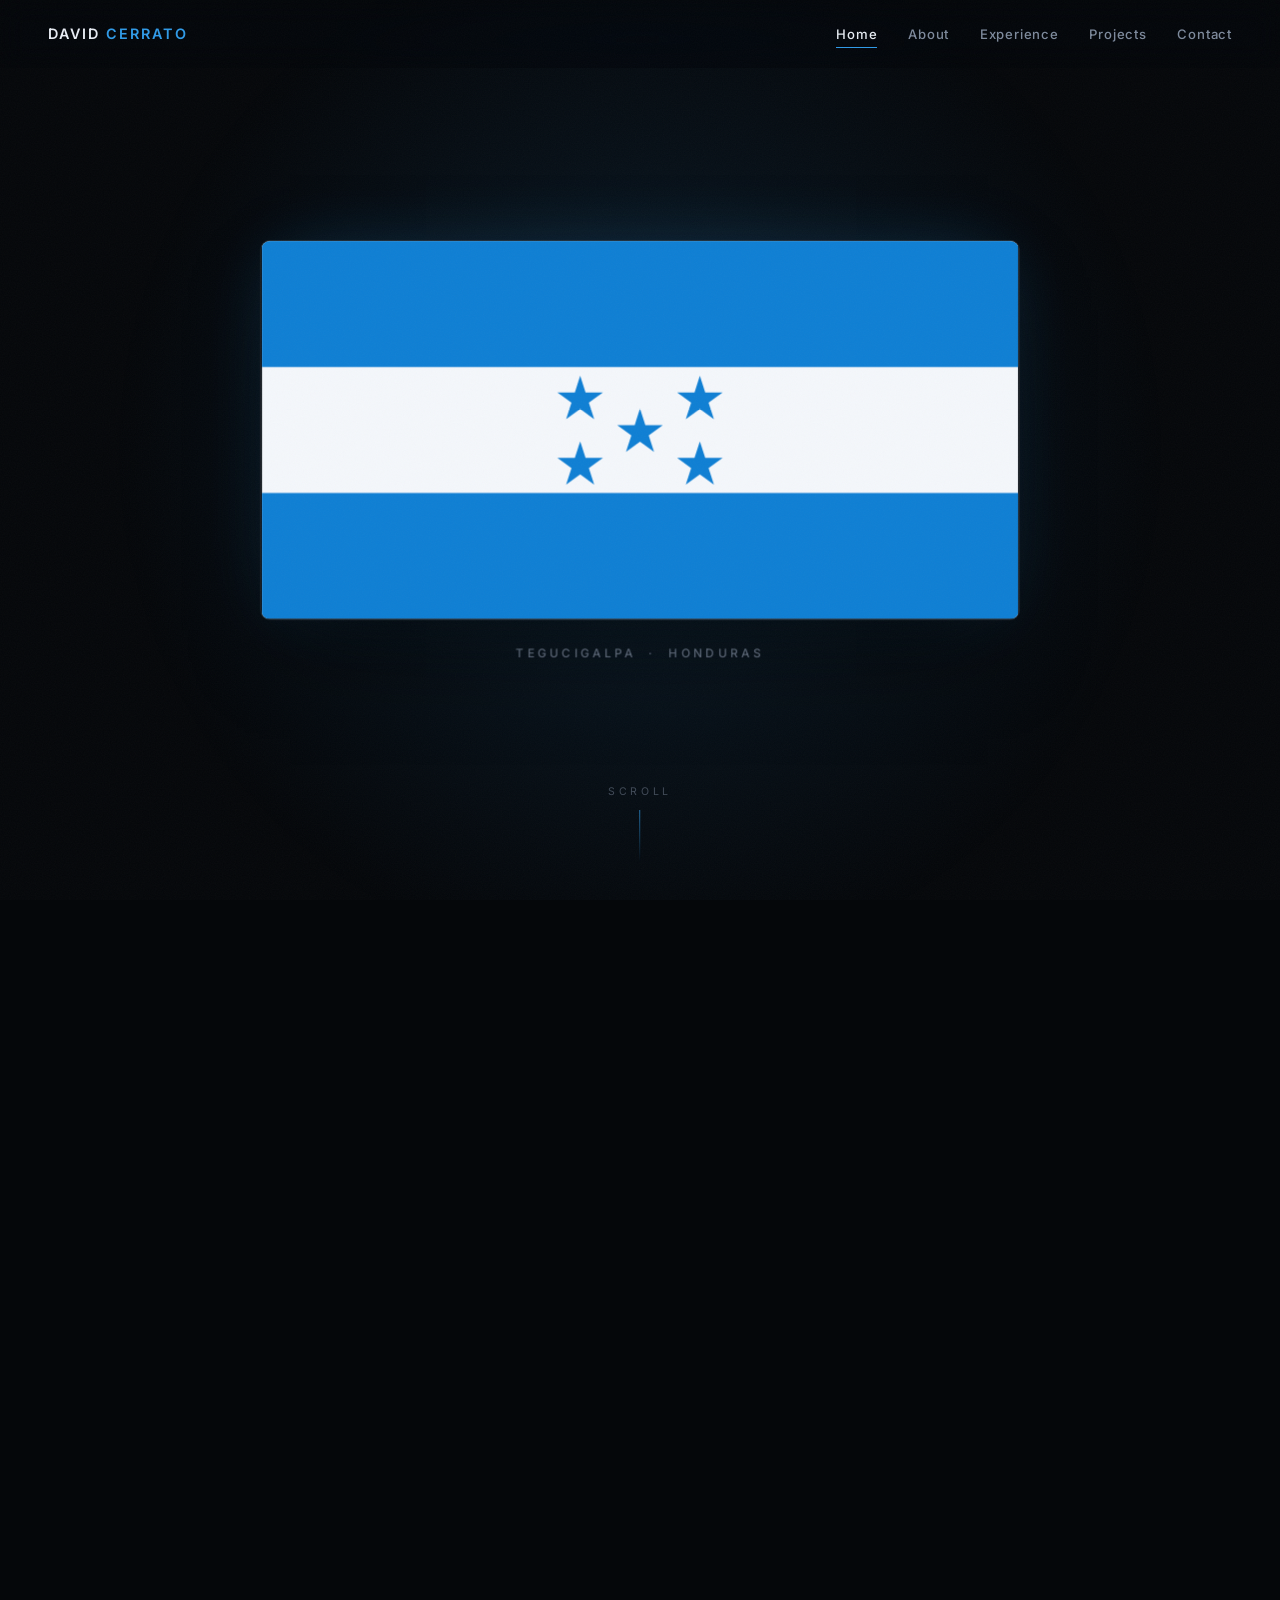
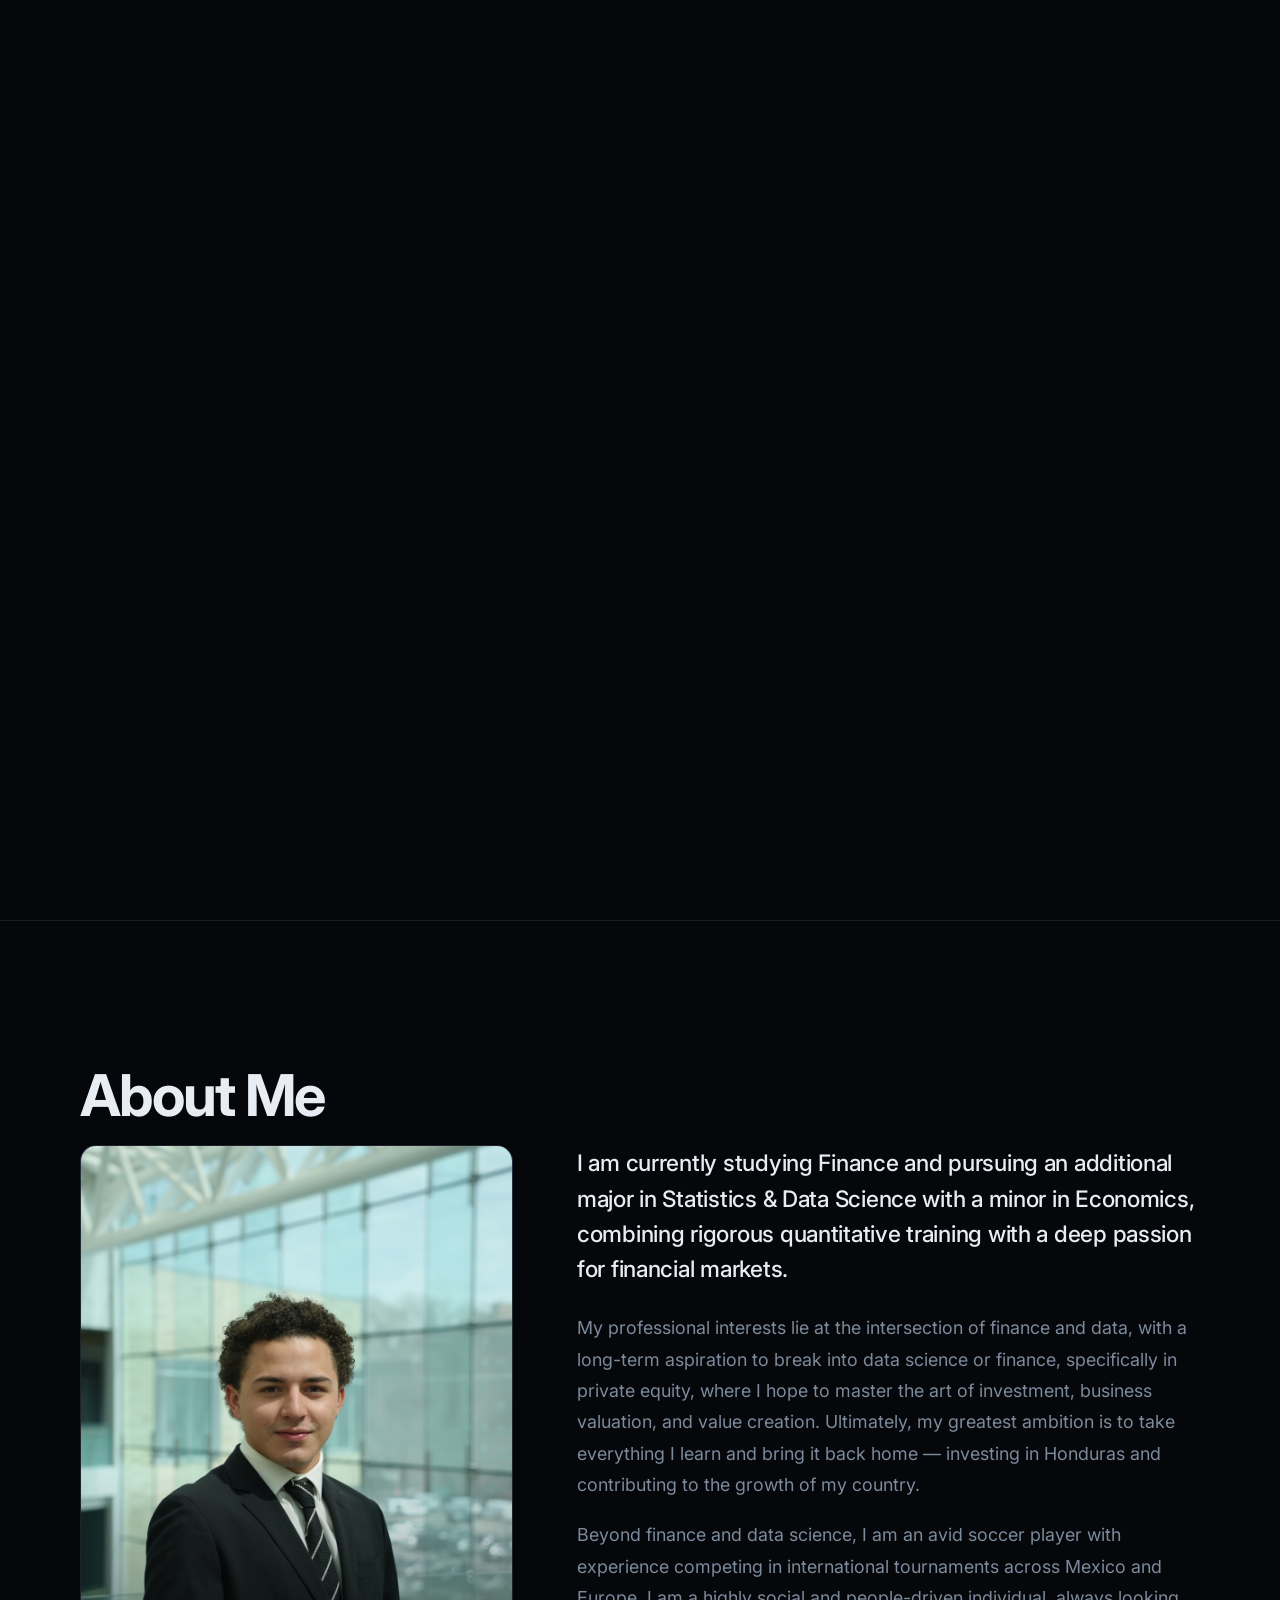
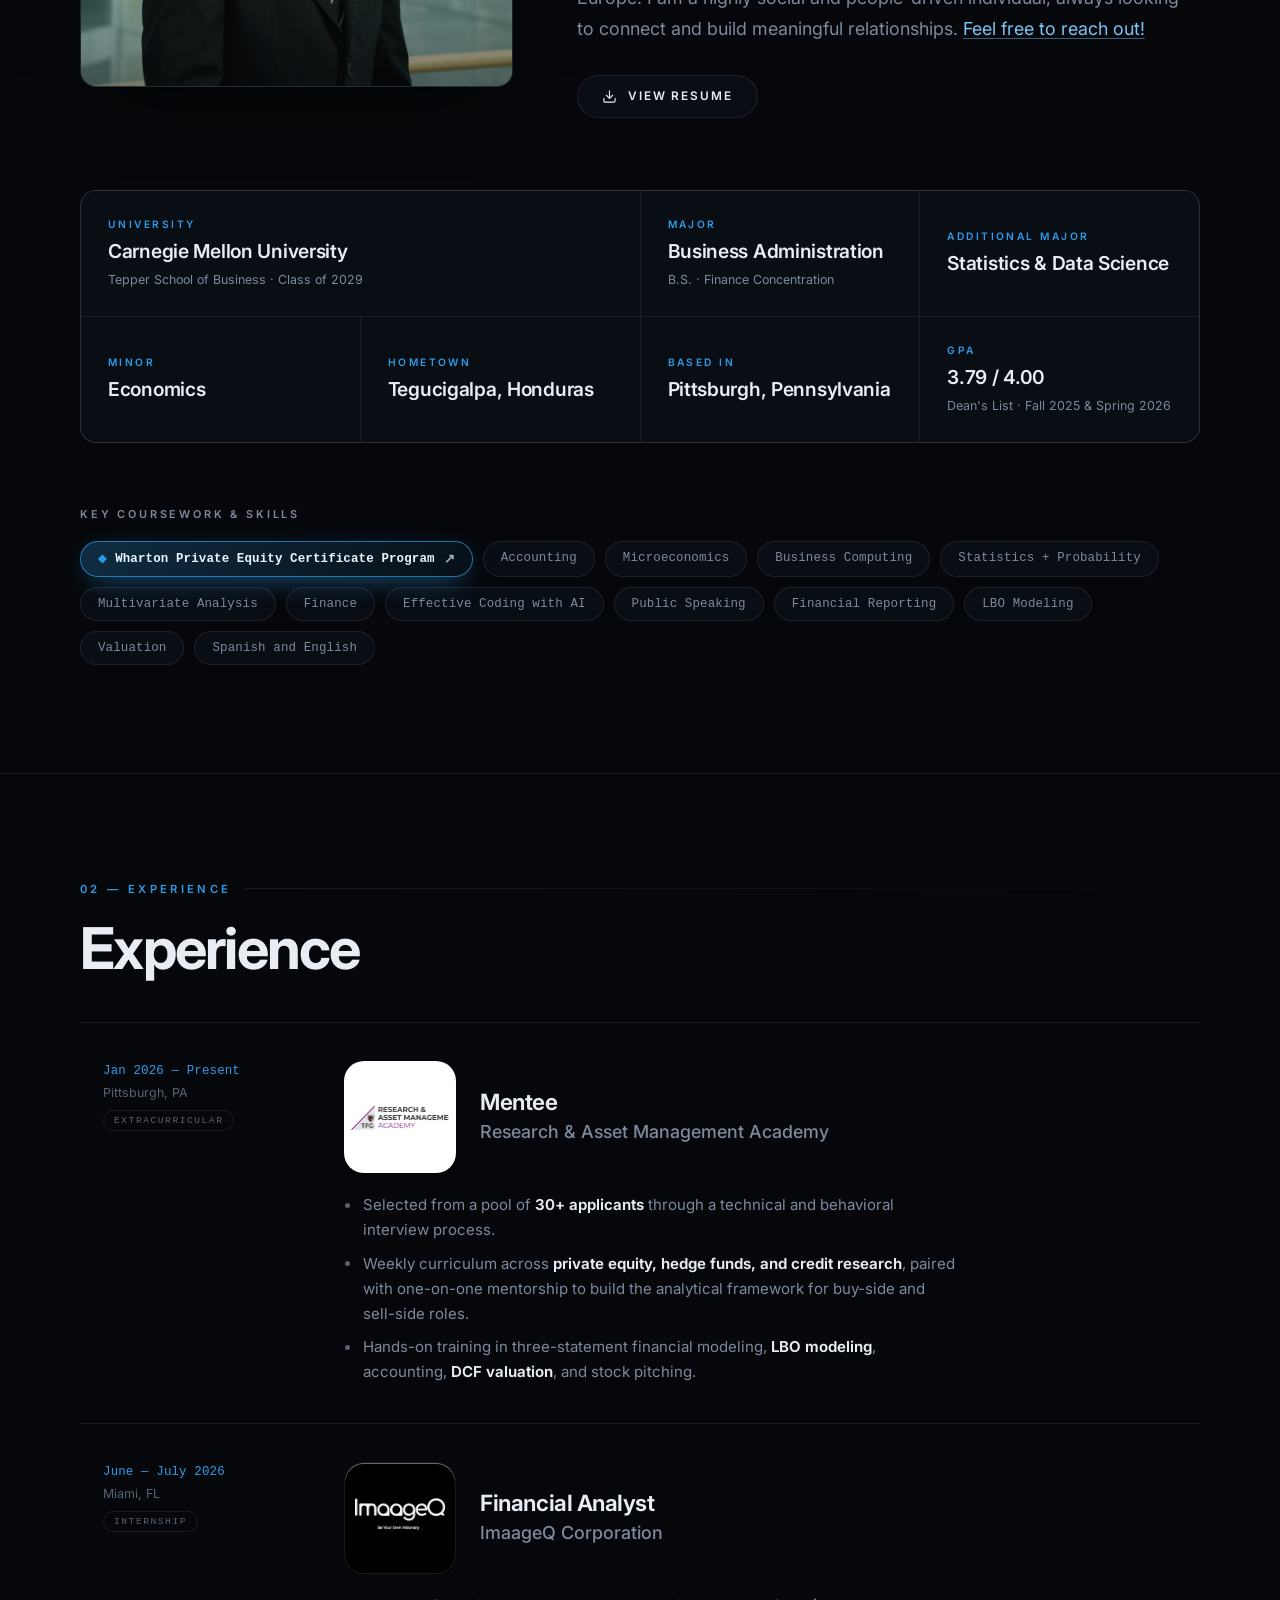
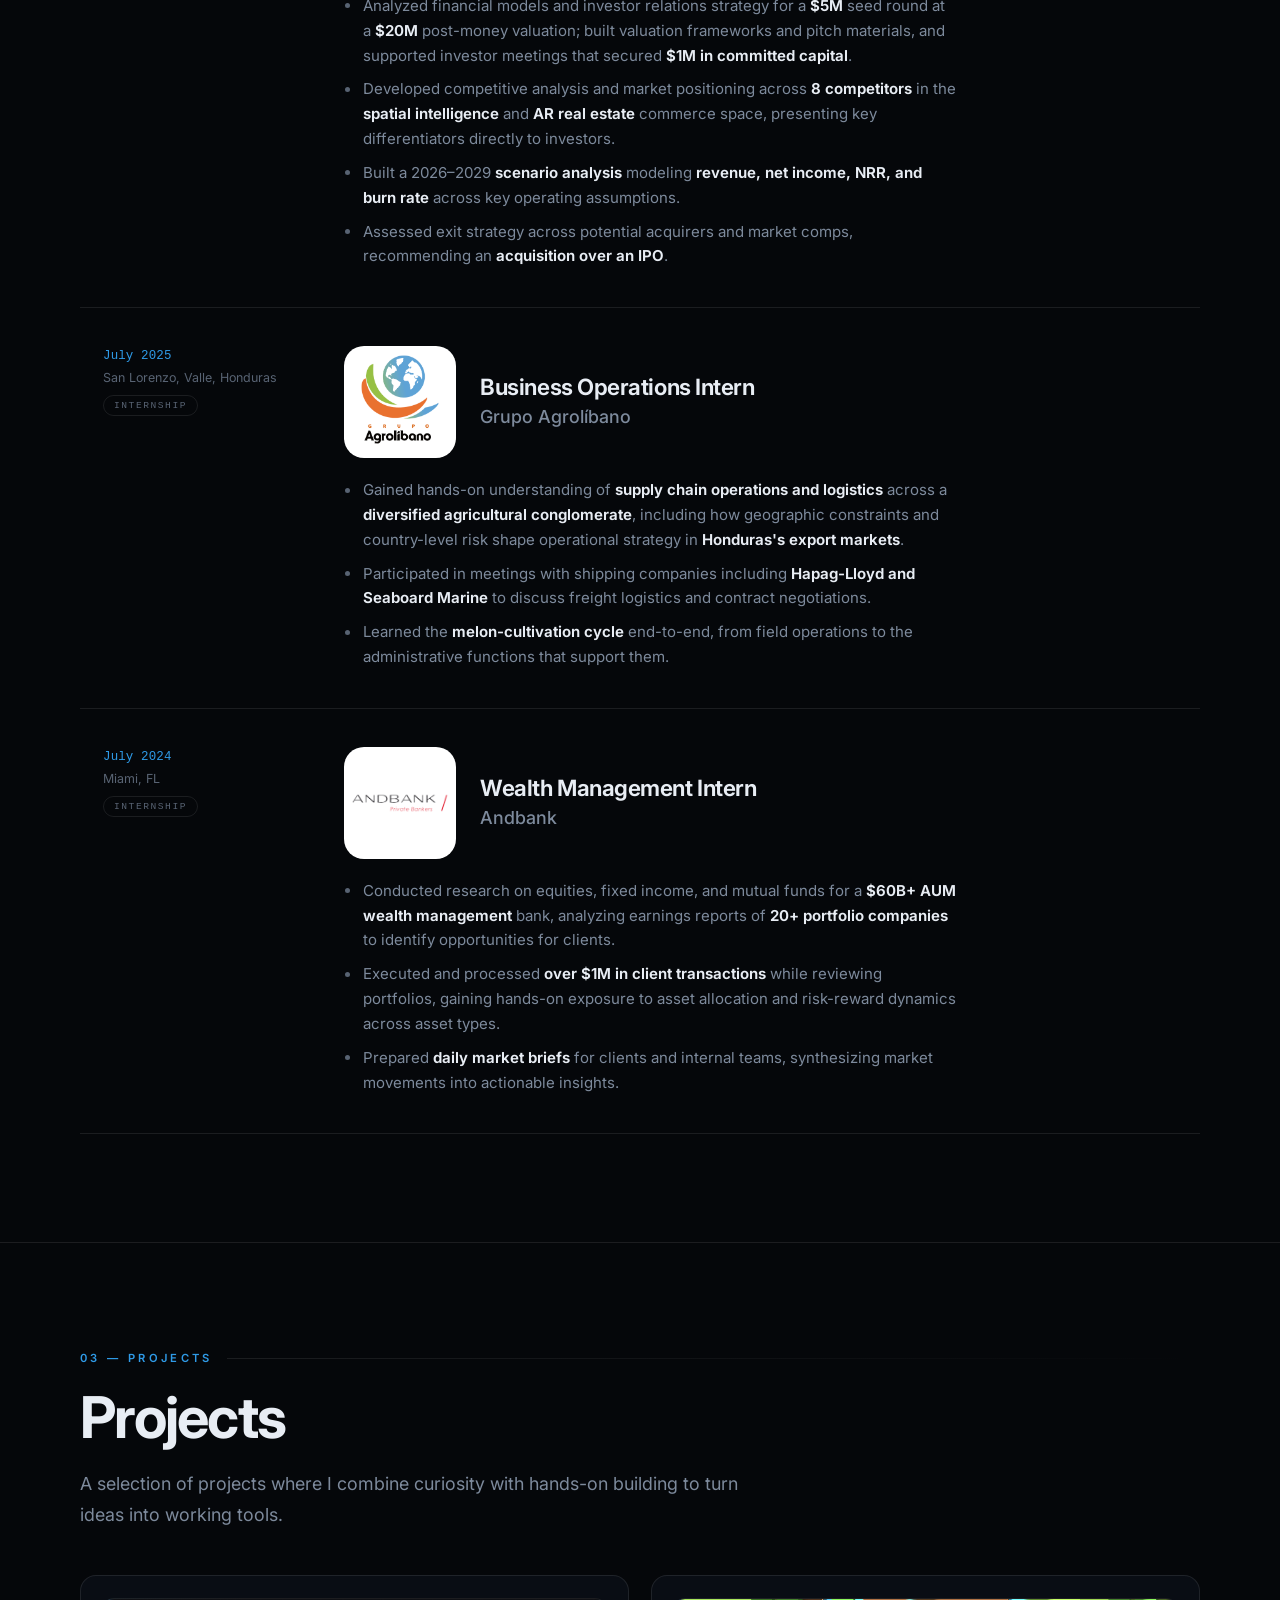
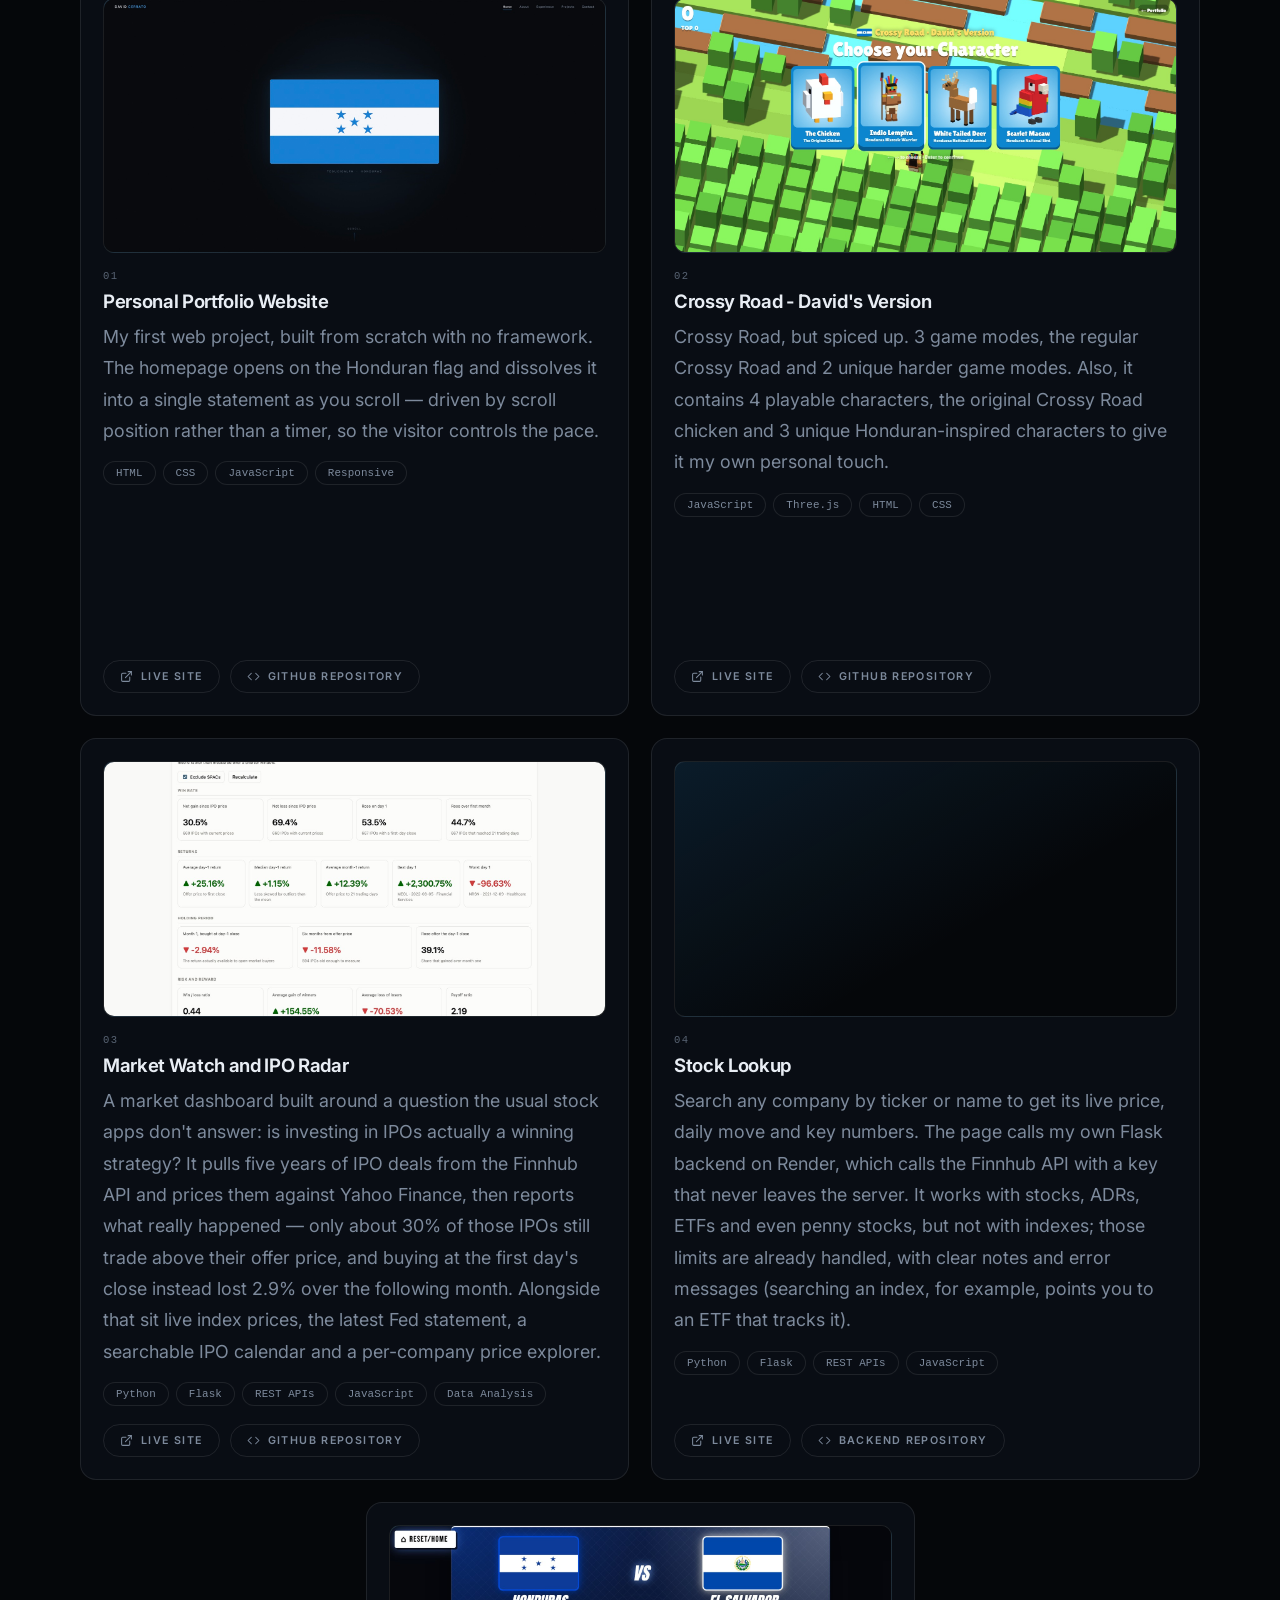
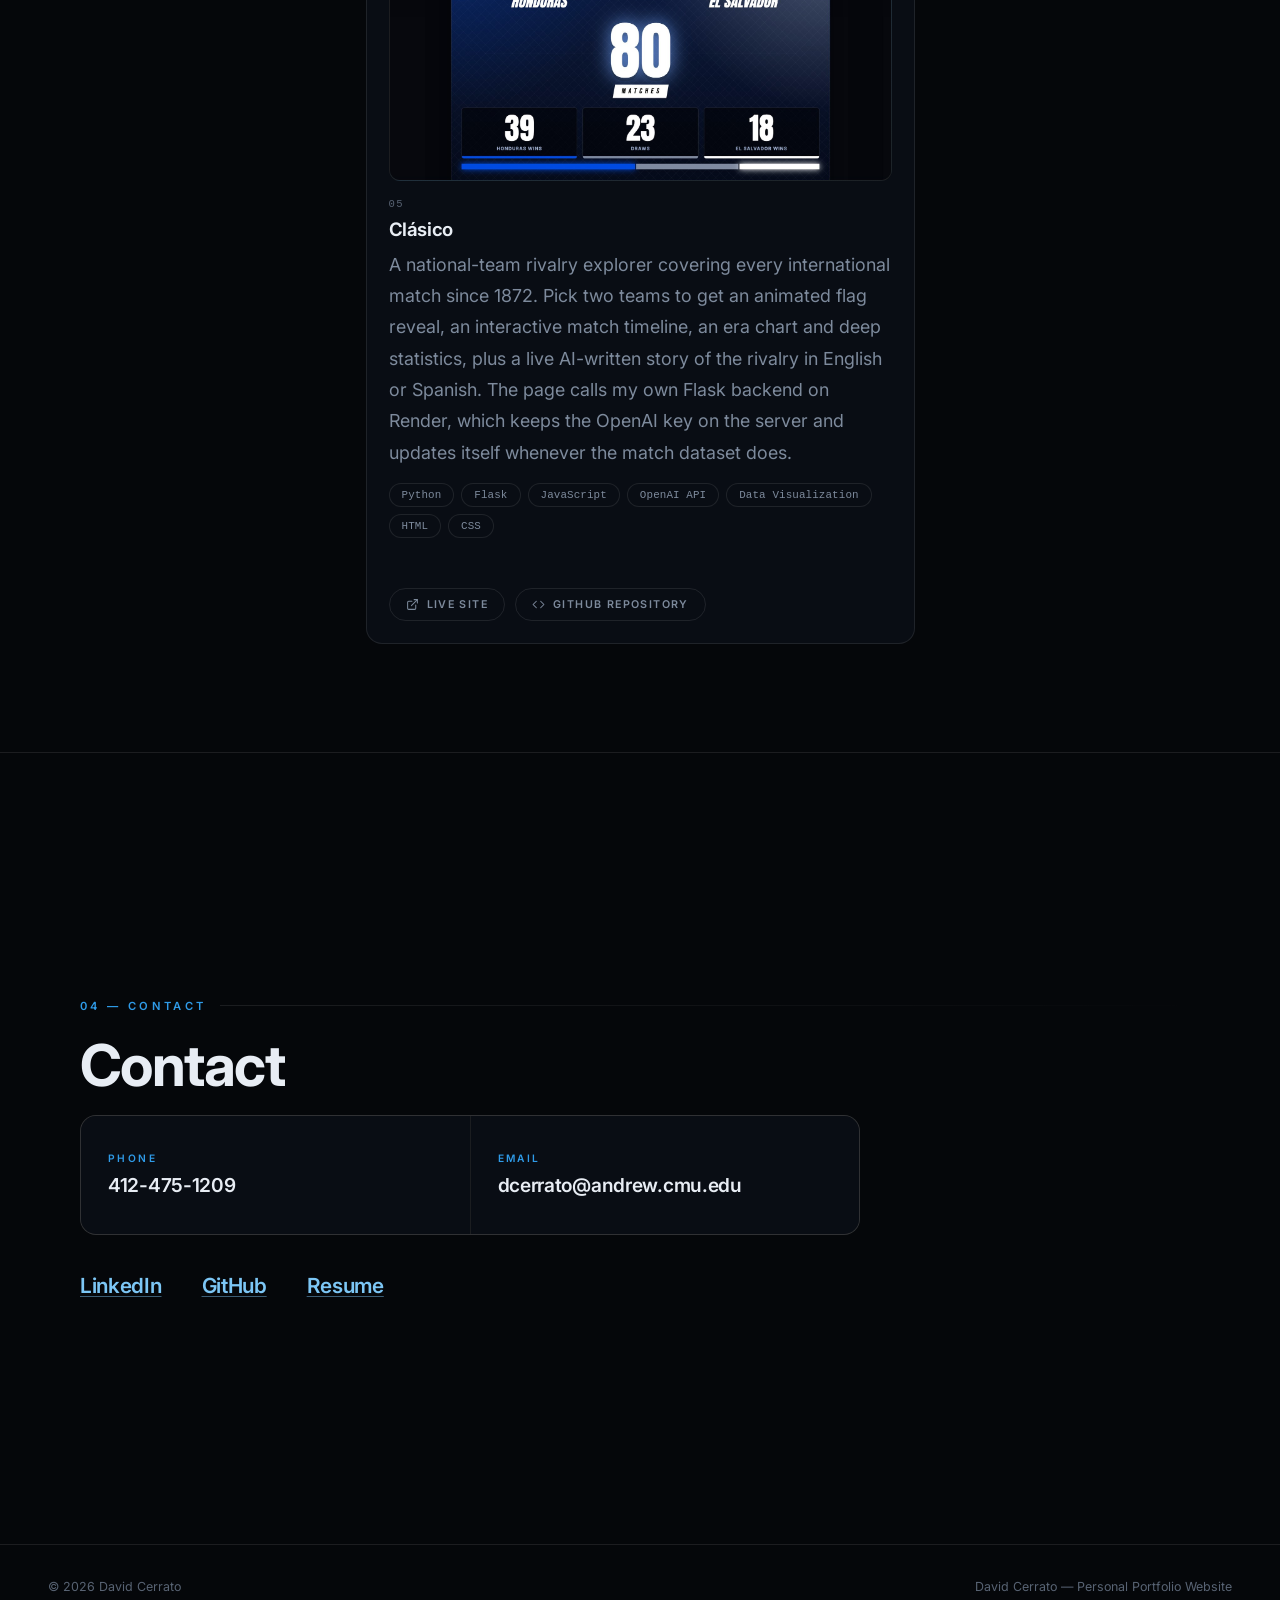
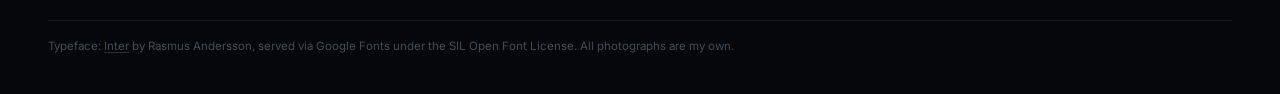
<file: index.html>
<!DOCTYPE html>
<html lang="en">
<head>
<meta charset="UTF-8">

<!--
  David Cerrato — Personal Portfolio Website

  ============================================================
  AI USAGE — HOW THIS SITE WAS BUILT
  ============================================================

  I built this site using Claude Code as an assistant. My workflow
  was consistent throughout, and it worked like this:

  1. I decided what I wanted first, in my own words. Before any code
     was written I described the idea — the structure of a section,
     how an interaction should feel, what the page should say — and
     only then asked Claude assist build it.

  2. I worked section by section rather than generating the whole
     site at once. Home, then About, then Experience, then Projects,
     then Contact. Each section was finished and reviewed before I
     moved to the next one, so I always knew what had just changed.

  3. I spent extra time on the interactive features. The homepage
     flag sequence in particular went through several versions — I
     rejected the first one outright and kept redirecting until the
     interaction behaved the way I had pictured it.

  4. I supplied all of my own content. Every link, document and piece
     of contact information on this page — my resume, my Wharton
     certificate, my LinkedIn, my GitHub, my email and phone — was
     sent by me for Claude to wire in. None of it was hallucinated.

  5. I reviewed and manually approved every single change. Claude
     never edited this file on its own; each edit was shown to me
     first and I accepted, corrected or rejected it. Several were
     rejected and redone, and I corrected factual errors myself.

  The comments through the rest of the file note where AI was used on
  each specific part. The full conversation is in prompt-log.md.
-->
<meta name="viewport" content="width=device-width, initial-scale=1.0">
<meta name="description" content="David Cerrato — Finance and Statistics &amp; Data Science student at Carnegie Mellon's Tepper School of Business, from Tegucigalpa, Honduras.">
<title>David Cerrato — Portfolio</title>

<link rel="preconnect" href="https://fonts.googleapis.com">
<link rel="preconnect" href="https://fonts.gstatic.com" crossorigin>
<link href="https://fonts.googleapis.com/css2?family=Inter:wght@300;400;500;600;700;800&display=swap" rel="stylesheet">

<style>
/* ============================================================
   STYLESHEET CONTENTS

    1. Design tokens        colours, spacing, easing
    2. Navigation           fixed glass bar
    3. Hero                 scroll-driven flag sequence
    4. Content sections     shared shell, headings, footer
    5. Reveal-on-scroll     shared fade-up utility
    6. About                portrait, bio, fact grid, skills
    7. Experience           timeline
    8. Projects             card grid
    9. Contact              details and links
   10. Responsive           breakpoints at 820px and 560px
   11. Accessibility        reduced-motion fallback
   ============================================================ */

/* ============================================================
   1. DESIGN TOKENS
   One place to change the whole look. Palette is black / grey /
   dark navy, with the Honduran flag blue as the single accent.
   ============================================================ */
:root{
  --ink:        #05070a;   /* page background, near-black        */
  --ink-2:      #090d14;   /* slightly lifted panel background   */
  --line:       rgba(255,255,255,.09);
  --text:       #e8edf4;
  --muted:      #7d8a9c;
  --muted-dim:  #586373;
  --accent:     #2f9be8;   /* Honduran blue, tuned for dark bg   */
  --accent-soft:#7cc6f5;

  --nav-h: 68px;
  --shell: 1120px;

  --ease: cubic-bezier(.22,.61,.36,1);

  /* System monospace — costs nothing to load and gives the skill
     pills a technical feel that sets them apart from body copy. */
  --mono: ui-monospace, SFMono-Regular, "SF Mono", Menlo, Consolas, monospace;
}

*{ margin:0; padding:0; box-sizing:border-box; }

html{ scroll-behavior:smooth; }

body{
  font-family:'Inter', -apple-system, BlinkMacSystemFont, 'Segoe UI', sans-serif;
  background:var(--ink);
  color:var(--text);
  overflow-x:hidden;
  -webkit-font-smoothing:antialiased;
}

/* Film grain — kills the flat "default webpage" feel.
   Inline SVG noise, so there is no external image to load. */
body::after{
  content:'';
  position:fixed; inset:0;
  pointer-events:none; z-index:9999;
  opacity:.035;
  background-image:url("data:image/svg+xml,%3Csvg xmlns='http://www.w3.org/2000/svg' width='180' height='180'%3E%3Cfilter id='n'%3E%3CfeTurbulence type='fractalNoise' baseFrequency='.85' numOctaves='4'/%3E%3C/filter%3E%3Crect width='180' height='180' filter='url(%23n)'/%3E%3C/svg%3E");
}

/* ============================================================
   2. NAVIGATION — glass bar, always stuck to the top
   ============================================================ */
nav{
  position:fixed; top:0; left:0; right:0;
  height:var(--nav-h);
  display:flex; align-items:center; justify-content:space-between;
  padding:0 clamp(20px, 5vw, 48px);
  z-index:1000;
  background:rgba(5,7,10,.55);
  backdrop-filter:blur(14px) saturate(160%);
  -webkit-backdrop-filter:blur(14px) saturate(160%);
  border-bottom:1px solid transparent;
  transition:background .35s var(--ease), border-color .35s var(--ease);
}
nav.is-scrolled{
  background:rgba(5,7,10,.82);
  border-bottom-color:var(--line);
}

.brand{
  font-size:.9rem; font-weight:600; letter-spacing:.14em;
  text-transform:uppercase; color:var(--text);
  text-decoration:none; white-space:nowrap;
}
.brand span{ color:var(--accent); }

.nav-links{
  display:flex; gap:clamp(14px, 2.4vw, 34px);
  align-items:center;
}
.nav-links a{
  position:relative;
  font-size:.82rem; font-weight:500; letter-spacing:.06em;
  color:var(--muted); text-decoration:none;
  padding:6px 0;
  transition:color .25s var(--ease);
  white-space:nowrap;
}
.nav-links a:hover{ color:var(--text); }

/* Underline that grows from the left on hover / when active */
.nav-links a::after{
  content:''; position:absolute; left:0; bottom:0;
  height:1px; width:100%;
  background:var(--accent);
  transform:scaleX(0); transform-origin:left;
  transition:transform .35s var(--ease);
}
.nav-links a:hover::after,
.nav-links a.active::after{ transform:scaleX(1); }
.nav-links a.active{ color:var(--text); }

/* ============================================================
   3. HERO — the scroll-driven sequence
   #home is deliberately TALL. Inside it, .stage is sticky and
   fills the screen, so the flag stays pinned in place while the
   page scrolls "through" it. JS turns that scroll distance into
   a 0 -> 1 progress value and hands it to the CSS variables
   below. Nothing moves on a timer; the visitor drives it.
   ============================================================ */
#home{
  height:280vh;              /* scroll runway for the sequence */
  position:relative;
}

.stage{
  position:sticky; top:0;
  height:100vh;
  display:grid; place-items:center;
  overflow:hidden;

  /* Values written by JS each frame */
  --flag-o:1; --flag-s:1; --flag-f:none;
  --l0:0; --l1:0; --l2:0;
  --hint:1;
}

/* Ambient glow behind the flag */
.stage::before{
  content:''; position:absolute;
  width:min(1100px, 130vw); aspect-ratio:1;
  background:radial-gradient(circle,
    rgba(47,155,232,.16) 0%,
    rgba(47,155,232,.06) 38%,
    transparent 68%);
  opacity:calc(.45 + var(--flag-o) * .55);
  pointer-events:none;
}

.stage-inner{
  position:relative;
  width:100%;
  display:grid; place-items:center;
  grid-template-areas:"layer";   /* flag + statement share one cell */
}
.stage-inner > *{ grid-area:layer; }

/* ---------- The flag ---------- */
.flag-wrap{
  opacity:var(--flag-o);
  /* translateZ(0) promotes this to its own compositor layer, so the
     browser can re-blend it each frame without repainting the page. */
  transform:scale(var(--flag-s)) translateZ(0);
  /* Set as a whole value rather than blur(var(--x)) so JS can switch it
     to `none` when the flag is at rest — a filter layer costs GPU time
     even at blur(0), and that was a big part of the stutter. */
  filter:var(--flag-f, none);
  will-change:opacity, transform, filter;
}

/* Separate element for the one-time entrance, so the load-in
   animation and the scroll-driven fade never fight each other.
   Nested opacity multiplies, which is exactly what we want. */
.flag-inner{
  animation:flagIn 1.1s var(--ease) both;
}
@keyframes flagIn{
  from{ opacity:0; transform:translateY(26px) scale(.97); }
  to  { opacity:1; transform:none; }
}

.flag{
  width:min(74vw, 760px);
  aspect-ratio:2 / 1;
  border-radius:10px;
  overflow:hidden;
  border:1px solid rgba(255,255,255,.10);
  box-shadow:
    0 40px 90px -30px rgba(0,0,0,.9),
    0 0 70px -20px rgba(47,155,232,.30);
}
.flag svg{ display:block; width:100%; height:100%; }

.flag-caption{
  margin-top:26px;
  text-align:center;
  font-size:.74rem; font-weight:500;
  letter-spacing:.28em; text-transform:uppercase;
  color:var(--muted-dim);
}

/* ---------- The statement ---------- */
.statement{
  max-width:min(92vw, 940px);
  text-align:center;
  pointer-events:none;
}
/* Every line animates identically; only its progress source differs.
   The shared rule reads --p, and each nth-child below simply points
   --p at that line's own variable. Defining the motion once means the
   three lines can never drift out of sync. */
.statement .line{
  display:block;
  font-size:clamp(1.5rem, 4.4vw, 3.25rem);
  font-weight:600;
  line-height:1.22;
  letter-spacing:-.022em;
  color:var(--text);
  will-change:opacity, transform;

  opacity:var(--p, 0);
  transform:translateY(calc((1 - var(--p, 0)) * 26px))
            scale(calc(.982 + var(--p, 0) * .018))
            translateZ(0);
}
.statement .line:nth-child(1){ --p:var(--l0); }
.statement .line:nth-child(2){ --p:var(--l1); }
.statement .line:nth-child(3){
  --p:var(--l2);
  margin-top:.42em;
  color:var(--accent);
  font-weight:700;
}
.statement em{
  font-style:normal;
  color:var(--accent-soft);
  font-weight:700;
}

/* ---------- Scroll hint ---------- */
.scroll-hint{
  position:absolute; bottom:38px; left:50%;
  transform:translateX(-50%);
  display:flex; flex-direction:column; align-items:center; gap:12px;
  opacity:var(--hint);
  transition:opacity .2s linear;
  pointer-events:none;
}
.scroll-label{
  font-size:.66rem; letter-spacing:.34em; text-transform:uppercase;
  color:var(--muted-dim);
}
.scroll-line{
  display:block; width:1px; height:52px;
  background:linear-gradient(to bottom, var(--accent), transparent);
  transform-origin:top;
  animation:hintPulse 2.1s ease-in-out infinite;
}
@keyframes hintPulse{
  0%,100%{ transform:scaleY(.35); opacity:.4; }
  50%    { transform:scaleY(1);   opacity:1;  }
}

/* ============================================================
   4. CONTENT SECTIONS — shared shell, heading and eyebrow styles
   ============================================================ */
.section{
  min-height:88vh;
  padding:clamp(80px, 12vh, 140px) clamp(20px, 5vw, 48px);
  scroll-margin-top:var(--nav-h);
  border-top:1px solid var(--line);
  background:var(--ink);
  display:flex; align-items:center;
}
.shell{ width:100%; max-width:var(--shell); margin:0 auto; }

.eyebrow{
  display:flex; align-items:center; gap:14px;
  font-size:.7rem; font-weight:600;
  letter-spacing:.3em; text-transform:uppercase;
  color:var(--accent);
  margin-bottom:22px;
}
.eyebrow::after{
  content:''; flex:1; height:1px;
  background:linear-gradient(to right, var(--line), transparent);
}

.section h2{
  font-size:clamp(2rem, 5.5vw, 3.6rem);
  font-weight:700; letter-spacing:-.03em;
  line-height:1.05;
  margin-bottom:20px;
}
.section p{
  font-size:clamp(1rem, 1.5vw, 1.12rem);
  line-height:1.75;
  color:var(--muted);
  max-width:62ch;
}

footer{
  padding:34px clamp(20px,5vw,48px);
  border-top:1px solid var(--line);
  font-size:.78rem; color:var(--muted-dim);
  display:flex; flex-wrap:wrap; gap:10px;
  justify-content:space-between;
}

/* Source credit. flex-basis:100% forces it onto its own line
   beneath the two items above. */
footer .credit{
  flex-basis:100%;
  margin-top:16px;
  padding-top:16px;
  border-top:1px solid var(--line);
  font-size:.72rem;
  line-height:1.65;
  opacity:.75;
}
footer .credit a{
  color:inherit;
  text-decoration:underline;
  text-decoration-color:rgba(255,255,255,.2);
  text-underline-offset:2px;
  transition:color .25s var(--ease);
}
footer .credit a:hover{ color:var(--accent-soft); }

/* ============================================================
   5. REVEAL-ON-SCROLL (shared by every content section)
   Elements start slightly low and transparent, then settle when
   they enter the viewport. --d staggers siblings.
   ============================================================ */
.reveal{
  opacity:0;
  transform:translateY(24px);
  transition:opacity .75s var(--ease), transform .75s var(--ease);
  transition-delay:var(--d, 0s);
}
.reveal.in{ opacity:1; transform:none; }

/* ============================================================
   6. ABOUT SECTION
   ============================================================ */
.about-top{
  display:grid;
  grid-template-columns:minmax(0,.82fr) minmax(0,1.18fr);
  gap:clamp(28px, 5vw, 66px);
  align-items:start;
  margin-bottom:clamp(44px, 6vw, 72px);
}

/* ---- Portrait ---- */
.portrait{
  position:relative;
  aspect-ratio:4 / 5;
  border-radius:16px;
  overflow:hidden;
  border:1px solid var(--line);
  background:
    linear-gradient(155deg, rgba(47,155,232,.12), transparent 58%),
    var(--ink-2);
  display:grid;
  place-items:center;
  box-shadow:0 30px 70px -40px rgba(0,0,0,.9);
  margin:0;
}

/* The source photo is landscape (3:2) and the frame is portrait
   (4:5), so object-fit crops the sides. object-position pulls the
   crop upward off dead-centre so the face sits in the top third
   with headroom, rather than being centred like a passport photo. */
.portrait img{
  width:100%; height:100%;
  object-fit:cover;
  object-position:50% 28%;
  display:block;
  transition:transform 1.1s var(--ease);
}
.portrait:hover img{ transform:scale(1.035); }

/* Gradient scrim at the bottom edge so a bright photo settles into
   the dark page instead of floating on top of it. */
.portrait::after{
  content:'';
  position:absolute; inset:0;
  background:linear-gradient(to top, rgba(5,7,10,.5), transparent 42%);
  pointer-events:none;
}

/* ---- Bio ---- */
.bio .lead{
  font-size:clamp(1.14rem, 2vw, 1.42rem);
  line-height:1.55;
  letter-spacing:-.012em;
  font-weight:500;
  color:var(--text);
  margin-bottom:1.15em;
  max-width:none;
}
.bio p + p{ margin-top:1.05em; }
.bio p{ max-width:60ch; }

/* ---- Fact grid ----
   gap:1px over a light background paints hairline dividers
   between cells, which reads cleaner than bordering each card. */
.facts{
  display:grid;
  /* Column count is a variable so a variant (and the breakpoints
     below) can change it by setting one number, instead of
     re-declaring grid-template-columns and fighting specificity. */
  grid-template-columns:repeat(var(--facts-cols, 4), minmax(0,1fr));
  gap:1px;
  background:var(--line);
  border:1px solid var(--line);
  border-radius:16px;
  overflow:hidden;
}
.fact{
  background:var(--ink-2);
  padding:clamp(18px, 2.3vw, 27px);
  min-height:118px;
  display:flex; flex-direction:column; justify-content:center; gap:9px;
  transition:background .3s var(--ease);
}
.fact:hover{ background:#0e141d; }
.fact.wide{ grid-column:span 2; }

.fact dt{
  font-size:.64rem; font-weight:600;
  letter-spacing:.24em; text-transform:uppercase;
  color:var(--accent);
}
.fact dd{
  font-size:clamp(1rem, 1.5vw, 1.2rem);
  font-weight:600;
  letter-spacing:-.015em;
  color:var(--text);
  line-height:1.35;
}

/* Secondary line inside a fact card — carries the detail without
   competing with the headline value above it. */
.fact-sub{
  display:block;
  margin-top:6px;
  font-size:.78rem; font-weight:400;
  letter-spacing:0;
  line-height:1.45;
  color:var(--muted);
}

/* ---- Resume button ---- */
.btn{
  display:inline-flex; align-items:center; gap:11px;
  margin-top:30px;
  padding:13px 24px;
  border:1px solid var(--line);
  border-radius:999px;
  background:var(--ink-2);
  color:var(--text);
  text-decoration:none;
  font-size:.74rem; font-weight:600;
  letter-spacing:.16em; text-transform:uppercase;
  transition:border-color .3s var(--ease), background .3s var(--ease),
             color .3s var(--ease), transform .3s var(--ease);
}
.btn:hover{
  border-color:rgba(47,155,232,.55);
  background:rgba(47,155,232,.09);
  color:var(--accent-soft);
  transform:translateY(-2px);
}
.btn svg{ width:15px; height:15px; flex:none; }
/* Arrow slides down a touch on hover to hint "download" */
.btn svg .arr{ transition:transform .3s var(--ease); }
.btn:hover svg .arr{ transform:translateY(2px); }

/* ---- Key coursework & skills ---- */
.skills{ margin-top:clamp(40px, 5.5vw, 64px); }

.sub-label{
  font-size:.68rem; font-weight:600;
  letter-spacing:.26em; text-transform:uppercase;
  color:var(--muted);
  margin-bottom:20px;
}

.pills{
  list-style:none;
  display:flex; flex-wrap:wrap;
  gap:10px;
}
.pills li{
  font-family:var(--mono);
  font-size:.78rem;
  letter-spacing:.01em;
  color:var(--muted);
  padding:9px 17px;
  border:1px solid var(--line);
  border-radius:999px;
  background:var(--ink-2);
  white-space:nowrap;
  transition:color .28s var(--ease), border-color .28s var(--ease),
             background .28s var(--ease), transform .28s var(--ease);
}
.pills li:hover{
  color:var(--text);
  border-color:rgba(47,155,232,.5);
  background:rgba(47,155,232,.08);
  transform:translateY(-2px);
}

/* Featured pill — lit from within so it reads as the headline
   credential rather than one item in a list. It is also the only
   pill that is a link, so the anchor carries the padding: that makes
   the whole pill a click target rather than just the text. */
.pills li.feature{
  padding:0;
  position:relative;
  color:#eaf6ff;
  font-weight:600;
  border-color:rgba(47,155,232,.7);
  background:linear-gradient(135deg,
    rgba(47,155,232,.26), rgba(47,155,232,.06));
  box-shadow:0 8px 28px -10px rgba(47,155,232,.75);
}
.pills li.feature:hover{
  border-color:var(--accent);
  background:linear-gradient(135deg,
    rgba(47,155,232,.36), rgba(47,155,232,.12));
  box-shadow:0 10px 32px -8px rgba(47,155,232,.9);
}

.pills li.feature a{
  display:flex; align-items:center;
  padding:9px 17px;
  border-radius:inherit;
  color:inherit;
  text-decoration:none;
  cursor:pointer;
}
.pills li.feature a::before{
  content:'\25C6';        /* ◆ */
  margin-right:9px;
  color:var(--accent);
  font-size:.66rem;
}
/* ↗ signals this one leaves the site — the other pills are inert */
.pills li.feature a::after{
  content:'\2197';
  display:inline-block;
  margin-left:9px;
  font-size:.82rem;
  opacity:.7;
  transition:transform .28s var(--ease), opacity .28s var(--ease);
}
.pills li.feature a:hover::after{
  transform:translate(2px, -2px);
  opacity:1;
}
.pills li.feature a:focus-visible{
  outline:2px solid var(--accent);
  outline-offset:3px;
}

/* ---- Hover tooltip ----
   Shared by the featured pill and the "reach out" link. Any element
   marked .tip-host positions one; the tooltip is the main signal
   that a thing is clickable when its neighbours are not. */
.tip-host{ position:relative; }

.tip{
  position:absolute;
  bottom:calc(100% + 13px);
  left:50%;
  transform:translateX(-50%) translateY(5px);
  z-index:5;

  white-space:nowrap;
  /* Stated explicitly so the tooltip looks identical whether its
     host is a mono pill or a paragraph set in Inter. */
  font-family:var(--mono);
  font-size:.63rem; font-weight:600;
  letter-spacing:.16em; text-transform:uppercase;
  color:var(--text);

  background:#0d141d;
  border:1px solid rgba(47,155,232,.42);
  border-radius:9px;
  padding:9px 14px;
  box-shadow:0 14px 34px -14px rgba(0,0,0,.95);

  opacity:0;
  pointer-events:none;   /* never blocks the click underneath */
  transition:opacity .25s var(--ease), transform .25s var(--ease);
}

/* Caret: a rotated square with two matching borders, so the outline
   continues cleanly around the point. */
.tip::after{
  content:'';
  position:absolute;
  top:calc(100% - 5px); left:50%;
  width:9px; height:9px;
  transform:translateX(-50%) rotate(45deg);
  background:#0d141d;
  border-right:1px solid rgba(47,155,232,.42);
  border-bottom:1px solid rgba(47,155,232,.42);
}

/* Shown on hover, and on keyboard focus so it is not mouse-only */
.tip-host:hover .tip,
.tip-host a:focus-visible ~ .tip{
  opacity:1;
  transform:translateX(-50%) translateY(0);
}

/* Touch devices have no hover state, and a nowrap tooltip can
   overflow a narrow screen — so hide it there entirely. */
@media (hover:none){
  .tip{ display:none; }
}

/* ---- "Feel free to reach out!" inline link ---- */
.reach-wrap{ display:inline-block; }
.reach{
  color:var(--accent-soft);
  text-decoration:underline;
  text-decoration-color:rgba(124,198,245,.45);
  text-decoration-thickness:1px;
  text-underline-offset:3px;
  cursor:pointer;
  transition:color .25s var(--ease), text-decoration-color .25s var(--ease);
}
.reach:hover{
  color:var(--accent);
  text-decoration-color:var(--accent);
}
.reach:focus-visible{
  outline:2px solid var(--accent);
  outline-offset:3px;
  border-radius:3px;
}

/* ============================================================
   7. EXPERIENCE SECTION
   A hairline-divided timeline. Left column carries the when and
   where, right column the role and what you actually did.
   ============================================================ */
.timeline{
  list-style:none;
  border-top:1px solid var(--line);
  margin-top:clamp(28px, 4vw, 44px);
}

.exp{
  position:relative;
  display:grid;
  grid-template-columns:minmax(0,190px) minmax(0,1fr);
  gap:clamp(16px, 4vw, 54px);
  padding:clamp(26px, 3.4vw, 38px) clamp(14px, 1.8vw, 24px);
  border-bottom:1px solid var(--line);
  transition:background .3s var(--ease);
}
.exp:hover{ background:rgba(255,255,255,.016); }

/* Accent bar wipes down the left edge on hover. Absolutely
   positioned, so the text never shifts. */
.exp::before{
  content:'';
  position:absolute; left:0; top:-1px; bottom:-1px;
  width:2px; background:var(--accent);
  transform:scaleY(0); transform-origin:top;
  transition:transform .38s var(--ease);
}
.exp:hover::before{ transform:scaleY(1); }

/* ---- Left column: when & where ---- */
.exp-when{
  display:flex; flex-direction:column;
  align-items:flex-start; gap:7px;
  padding-top:3px;
}
.exp-date{
  font-family:var(--mono);
  font-size:.78rem; letter-spacing:.01em;
  color:var(--accent);
}
.exp-place{ font-size:.78rem; color:var(--muted-dim); }
.exp-kind{
  font-family:var(--mono);
  font-size:.6rem; letter-spacing:.16em; text-transform:uppercase;
  color:var(--muted-dim);
  border:1px solid var(--line);
  border-radius:999px;
  padding:4px 10px;
  margin-top:3px;
}

/* ---- Right column: role & detail ---- */
/* Logo sits in its own square white tile — the source marks vary
   wildly (transparent, black background, white background), so a
   uniform light chip is what makes them read as one consistent row
   instead of four mismatched stickers. Source files are cropped as
   tight to their actual content as possible so each fills its square
   as fully as a wordmark (vs. an icon) reasonably can. */
.exp-head{
  display:flex; align-items:center; gap:24px;
  margin-bottom:20px;
}
.exp-logo{
  flex:none;
  position:relative;
  width:112px; height:112px;
  background:#fff;
  border:1px solid var(--line);
  border-radius:20px;
  box-shadow:0 1px 0 rgba(255,255,255,.4) inset;
  overflow:hidden;
  transition:transform .35s var(--ease), box-shadow .35s var(--ease);
}
/* The image is pinned with explicit PIXEL width/height, not a
   percentage and not centered via grid/place-items. Two different
   sizing bugs ruled those out: a percentage height on a grid item
   whose own alignment isn't 'stretch' doesn't reliably get a
   definite height to resolve against (several engines fall back to
   deriving it from width via the image's intrinsic ratio, silently
   over/under-sizing every logo depending on its aspect ratio); and
   once absolutely positioned, a replaced element with 'auto'
   width/height just keeps its natural pixel size even with all four
   insets set, ignoring them for sizing. Hard pixel values sidestep
   both — 98px is the 112px tile minus the 1px border and 6px
   padding on each side (74px tile: 64px, minus 1px border/5px pad). */
.exp-logo img{ position:absolute; inset:6px; width:98px; height:98px; object-fit:contain; }
/* ImaageQ's mark is white-on-black — that black IS its background, so it
   gets no white mat and sits flush, unlike the white-background logos. */
.exp-logo.is-flush{ background:#000; }
.exp-logo.is-flush img{ inset:0; width:110px; height:110px; }
.exp:hover .exp-logo{
  transform:translateY(-3px);
  box-shadow:0 10px 22px -8px rgba(0,0,0,.55), 0 1px 0 rgba(255,255,255,.4) inset;
}
.exp-head-text{ min-width:0; }

.exp-role{
  font-size:clamp(1.12rem, 2vw, 1.4rem);
  font-weight:650; letter-spacing:-.02em;
  line-height:1.3;
  transition:color .3s var(--ease);
}
.exp:hover .exp-role{ color:var(--accent-soft); }

.exp-org{
  font-size:.95rem; font-weight:500;
  color:var(--muted);
}

.exp-points strong{ color:var(--text); font-weight:650; }

.exp-points{ list-style:none; display:flex; flex-direction:column; gap:9px; }
.exp-points li{
  position:relative;
  padding-left:19px;
  font-size:.94rem; line-height:1.65;
  color:var(--muted);
  max-width:68ch;
}
.exp-points li::before{
  content:'';
  position:absolute; left:1px; top:.63em;
  width:5px; height:5px; border-radius:50%;
  background:var(--muted-dim);
  transition:background .3s var(--ease);
}
.exp:hover .exp-points li::before{ background:var(--accent); }

/* ============================================================
   8. PROJECTS SECTION
   A uniform card grid. grid-auto-rows:1fr forces every row to the
   same height, so the real project and the reserved slots come out
   identical in size — the reserved ones are just emptier.
   ============================================================ */
.proj-grid{
  display:grid;
  grid-template-columns:repeat(2, minmax(0,1fr));
  grid-auto-rows:1fr;
  gap:clamp(16px, 2vw, 22px);
  margin-top:clamp(28px, 4vw, 44px);
}

/* AI NOTE: with five projects the last card sat alone on the left of its
   row. I asked Claude to keep the grid balanced without touching the other
   cards, so a last card on its own is centred at the same width. */
.proj-card:last-child:nth-child(odd){
  grid-column:1 / -1;
  justify-self:center;
  width:calc(50% - clamp(16px, 2vw, 22px) / 2);
}

.proj-card{
  display:flex; flex-direction:column;
  padding:clamp(17px, 2vw, 22px);
  border:1px solid var(--line);
  border-radius:16px;
  background:var(--ink-2);
  transition:border-color .3s var(--ease), background .3s var(--ease);
}
.proj-card:hover{ border-color:rgba(47,155,232,.34); }

/* Reserved slots: dashed, so they read as deliberately empty */
.proj-card.is-empty{
  border-style:dashed;
  border-color:rgba(255,255,255,.13);
  background:rgba(255,255,255,.012);
}
.proj-card.is-empty:hover{
  border-color:rgba(47,155,232,.34);
  background:rgba(47,155,232,.03);
}

/* ---- Screenshot frame ---- */
.proj-thumb{
  position:relative;
  /* Matched exactly to the screenshot's own dimensions (4480x2276).
     When the frame and the image share a ratio, object-fit:cover has
     nothing to trim — so the nav and the name stay fully visible. */
  aspect-ratio:4480 / 2276;
  border-radius:11px;
  overflow:hidden;
  border:1px solid var(--line);
  background:
    linear-gradient(150deg, rgba(47,155,232,.14), transparent 62%),
    var(--ink);
  display:grid; place-items:center;
  margin-bottom:17px;
}
.is-empty .proj-thumb{
  border-style:dashed;
  border-color:rgba(255,255,255,.11);
  background:rgba(255,255,255,.014);
}
.proj-thumb img{
  width:100%; height:100%;
  object-fit:cover; object-position:top center;
  display:block;
  transition:transform 1s var(--ease);
}
.proj-card:hover .proj-thumb img{ transform:scale(1.03); }

/* ---- Card copy ---- */
.proj-num{
  font-family:var(--mono);
  font-size:.66rem; letter-spacing:.14em;
  color:var(--muted-dim);
  margin-bottom:8px;
}
.proj-title{
  font-size:clamp(1.02rem, 1.5vw, 1.16rem);
  font-weight:650; letter-spacing:-.018em;
  margin-bottom:9px;
}
.proj-desc{
  font-size:.88rem; line-height:1.62;
  color:var(--muted);
  margin-bottom:15px;
}
.is-empty .proj-desc{ color:var(--muted-dim); }

.pills.sm{ gap:7px; }
.pills.sm li{ font-size:.68rem; padding:5px 12px; }

/* margin-top:auto pins the footer row to the bottom of the card, so
   all four cards line their controls up regardless of copy length. */
.proj-links{
  display:flex; flex-wrap:wrap; gap:10px;
  margin-top:auto;
  padding-top:18px;
}
.link{
  display:inline-flex; align-items:center; gap:8px;
  padding:9px 16px;
  border:1px solid var(--line);
  border-radius:999px;
  background:transparent;
  color:var(--muted);
  text-decoration:none;
  font-size:.67rem; font-weight:600;
  letter-spacing:.13em; text-transform:uppercase;
  transition:color .28s var(--ease), border-color .28s var(--ease),
             background .28s var(--ease), transform .28s var(--ease);
}
.link:hover{
  color:var(--accent-soft);
  border-color:rgba(47,155,232,.55);
  background:rgba(47,155,232,.08);
  transform:translateY(-2px);
}
.link:focus-visible{ outline:2px solid var(--accent); outline-offset:3px; }
.link svg{ width:13px; height:13px; flex:none; }

.proj-soon{
  align-self:flex-start;
  margin-top:auto;
  font-family:var(--mono);
  font-size:.58rem; letter-spacing:.18em; text-transform:uppercase;
  color:var(--muted-dim);
  border:1px solid var(--line);
  border-radius:999px;
  padding:5px 12px;
}

/* ============================================================
   9. CONTACT SECTION
   Deliberately spare: two literal values in the hairline grid,
   then three word-links for things that stand in for a URL.
   ============================================================ */
.contact-facts{
  --facts-cols:2;
  max-width:780px;
}
/* Email is a real mailto: link but shows its literal value, so it
   gets no underline — the underline is reserved for words standing
   in for a destination. The phone number is plain text. */
.fact dd a.plain{
  color:inherit;
  text-decoration:none;
  transition:color .25s var(--ease);
}
.fact dd a.plain:hover{ color:var(--accent-soft); }
.fact dd a.plain:focus-visible{
  outline:2px solid var(--accent);
  outline-offset:3px;
  border-radius:3px;
}

.contact-links{
  display:flex; flex-wrap:wrap;
  gap:clamp(20px, 3.2vw, 40px);
  margin-top:clamp(26px, 3.5vw, 38px);
  font-size:clamp(1.05rem, 1.8vw, 1.3rem);
  font-weight:600;
  letter-spacing:-.015em;
}

/* ============================================================
   10. RESPONSIVE
   ============================================================ */
@media (max-width:820px){
  :root{ --nav-h:60px; }
  .brand{ font-size:.78rem; letter-spacing:.1em; }
  .nav-links{ gap:16px; }
  .nav-links a{ font-size:.74rem; letter-spacing:.03em; }
  #home{ height:240vh; }
  .flag-caption{ letter-spacing:.2em; font-size:.66rem; }

  /* About stacks: portrait on top, capped so it does not dominate */
  .about-top{ grid-template-columns:1fr; }
  .portrait{ max-width:360px; margin-inline:auto; width:100%; }
  .facts{ --facts-cols:2; }

  /* Experience stacks; when/where becomes a single wrapping row */
  .exp{ grid-template-columns:1fr; gap:14px; }
  .exp-when{
    flex-direction:row; flex-wrap:wrap;
    align-items:center; gap:10px;
  }
  .exp-kind{ margin-top:0; }
  .exp-logo{ width:76px; height:76px; border-radius:16px; }
  .exp-logo img{ inset:5px; width:64px; height:64px; }
  .exp-logo.is-flush img{ inset:0; width:74px; height:74px; }
  .exp-head{ gap:16px; }
}

@media (max-width:560px){
  .brand{ display:none; }          /* give the links the full bar */
  .nav-links{ width:100%; justify-content:space-between; gap:8px; }
  .nav-links a{ font-size:.7rem; }
  .flag{ width:86vw; border-radius:7px; }
  .statement .line{ font-size:clamp(1.25rem, 6.4vw, 1.9rem); }
  .scroll-line{ height:38px; }

  .facts{ --facts-cols:1; }           /* covers .contact-facts too */
  .fact.wide{ grid-column:span 1; }   /* reset, or it would overflow */
  .fact{ min-height:96px; }

  /* Single column: let each card size to its own content, otherwise
     every reserved slot inherits the tall card's height. */
  .proj-grid{ grid-template-columns:1fr; grid-auto-rows:auto; }
  .proj-card:last-child:nth-child(odd){ grid-column:auto; width:auto; }
  /* AI NOTE: on a phone the long Wharton pill was wider than the screen,
     so the whole page could slide sideways. I asked Claude to fix it; the
     pill's text now wraps onto a second line on narrow screens. */
  .pills li.feature{ white-space:normal; max-width:100%; border-radius:20px; }
}

/* ============================================================
   11. ACCESSIBILITY — respect reduced-motion.
   The whole sequence collapses to a single readable screen.
   ============================================================ */
@media (prefers-reduced-motion:reduce){
  html{ scroll-behavior:auto; }
  /* overflow: the glow behind the flag is wider than a phone screen and
     would otherwise let the page slide sideways (AI NOTE: found and fixed
     by Claude together with the Wharton pill, at my request). */
  #home{ height:auto; overflow:hidden; }
  .stage{ position:static; height:auto; padding:calc(var(--nav-h) + 60px) 20px 80px; }
  .stage-inner{ grid-template-areas:none; gap:52px; }
  .stage-inner > *{ grid-area:auto; }
  .flag-wrap{ opacity:1 !important; transform:none !important; filter:none !important; }
  .flag-inner{ animation:none; }
  .statement .line{ opacity:1 !important; transform:none !important; }
  .scroll-hint{ display:none; }
  .reveal{ opacity:1 !important; transform:none !important; transition:none !important; }
}
</style>
</head>

<body>

<!-- ===================== NAV =====================
     AI NOTE: I asked for a bar fixed to the top with links to each
     section, so a visitor never has to scroll to navigate. Claude
     built it and I approved the change after reviewing it. -->
<nav id="nav">
  <a href="#home" class="brand">David <span>Cerrato</span></a>
  <div class="nav-links">
    <a href="#home">Home</a>
    <a href="#about">About</a>
    <a href="#experience">Experience</a>
    <a href="#projects">Projects</a>
    <a href="#contact">Contact</a>
  </div>
</nav>

<!-- ===================== HERO =====================
     AI NOTE — INTERACTIVE FEATURE.
     This is the part I spent the most time on. I described the
     interaction I wanted in my own words: the Honduran flag should
     appear large and centred, hold completely still, and only begin
     to dissolve into my statement when the visitor scrolls — never
     on a timer. I wrote and supplied the statement myself ("There
     are around 8,000 undergraduate CMU students, yet only one is
     from Honduras, and that is me").

     We went through several versions. I rejected the first attempt
     entirely because it looked generic and used a timed fade, and I
     kept sending it back until the motion felt right — including
     fixing the star placement on the flag and smoothing out a
     transition that felt rough. Every version was shown to me before
     it was applied and I manually approved each one. -->
<section id="home">
  <div class="stage" id="stage">
    <div class="stage-inner">

      <!-- Flag: inline SVG so it stays razor sharp at any size.
           Three equal bands (blue / white / blue) with the five
           stars in the centre band, arranged in the quincunx. -->
      <div class="flag-wrap">
        <div class="flag-inner">
          <div class="flag">
            <svg viewBox="0 0 1200 600" role="img" aria-label="Flag of Honduras">
              <defs>
                <!-- One five-pointed star, drawn around the origin with an
                     outer radius of 38 and an inner radius of 14.5, then
                     reused five times. Small enough that all five stay
                     inside the white band, which is how the real flag is. -->
                <g id="star">
                  <polygon points="0,-38 8.5,-11.8 36.1,-11.8 13.8,4.5 22.3,30.7 0,14.5
                                   -22.3,30.7 -13.8,4.5 -36.1,-11.8 -8.5,-11.8"/>
                </g>
              </defs>

              <rect width="1200" height="600"        fill="#f4f7fb"/>
              <rect width="1200" height="200"        fill="#0f7fd4"/>
              <rect width="1200" height="200" y="400" fill="#0f7fd4"/>

              <!-- Quincunx: one star dead centre, four at the corners of a
                   rectangle around it. The +4 on every y nudges the group
                   down slightly, because a five-pointed star's visual centre
                   sits a little below its geometric one. -->
              <g fill="#0f7fd4">
                <use href="#star" x="600" y="304"/>
                <use href="#star" x="505" y="252"/>
                <use href="#star" x="695" y="252"/>
                <use href="#star" x="505" y="356"/>
                <use href="#star" x="695" y="356"/>
              </g>
            </svg>
          </div>
          <p class="flag-caption">Tegucigalpa &nbsp;·&nbsp; Honduras</p>
        </div>
      </div>

      <!-- Statement: revealed line by line as the flag dissolves -->
      <h1 class="statement">
        <span class="line">There are around <em>8,000</em> undergraduate</span>
        <span class="line">CMU students, yet only <em>one</em> is from Honduras,</span>
        <span class="line">and that is me.</span>
      </h1>

    </div>

    <div class="scroll-hint">
      <span class="scroll-label">Scroll</span>
      <span class="scroll-line" aria-hidden="true"></span>
    </div>
  </div>
</section>

<!-- ===================== CONTENT SECTIONS ===================== -->
<!-- ===================== ABOUT =====================
     AI NOTE: I planned this section before it was built — I asked
     for a large photo, a paragraph area, and a grid of facts, and I
     listed the exact fields I wanted in order (university, major,
     additional major, minor, hometown, based in, GPA). Claude built
     the layout with placeholders first so I could see it, then I
     sent my own bio text and photo to replace them. I reviewed and
     manually approved every change. -->
<section class="section" id="about">
  <div class="shell">

    <div class="eyebrow reveal">01 — About</div>
    <h2 class="reveal" style="--d:.06s">About Me</h2>

    <div class="about-top">

      <figure class="portrait reveal" style="--d:.12s">
        <img src="assets/david-cerrato.jpg" loading="lazy" decoding="async"
             alt="David Cerrato, photographed at the Tepper School of Business">
      </figure>

      <div class="bio reveal" style="--d:.18s">
        <p class="lead">
          I am currently studying Finance and pursuing an additional major in
          Statistics &amp; Data Science with a minor in Economics, combining
          rigorous quantitative training with a deep passion for financial
          markets.
        </p>
        <p>
          My professional interests lie at the intersection of finance and
          data, with a long-term aspiration to break into data science or
          finance, specifically in private equity, where I hope to master the
          art of investment, business valuation, and value creation.
          Ultimately, my greatest ambition is to take everything I learn and
          bring it back home — investing in Honduras and contributing to the
          growth of my country.
        </p>
        <p>
          Beyond finance and data science, I am an avid soccer player with
          experience competing in international tournaments across Mexico and
          Europe. I am a highly social and people-driven individual, always
          looking to connect and build meaningful relationships.
          <!-- AI NOTE — LINK. I asked for this sentence to be underlined
               and to jump to my Contact section when clicked, with a
               tooltip on hover. Claude implemented it and I manually
               approved the change. -->
          <span class="reach-wrap tip-host">
            <a class="reach" href="#contact"
               aria-describedby="reach-tip">Feel free to reach out!</a>
            <span class="tip" id="reach-tip" role="tooltip">Click to connect</span>
          </span>
        </p>

        <!-- AI NOTE — LINK. I gave Claude my resume PDF and asked for a
             button that opens it. Claude added the file to the assets
             folder and wired up this link; I reviewed the change and
             manually approved it before it was applied. -->
        <a class="btn" href="assets/David-Cerrato-Resume.pdf"
           target="_blank" rel="noopener">
          <svg viewBox="0 0 24 24" fill="none" stroke="currentColor"
               stroke-width="1.8" stroke-linecap="round" stroke-linejoin="round">
            <path d="M21 15v4a2 2 0 0 1-2 2H5a2 2 0 0 1-2-2v-4"/>
            <g class="arr">
              <path d="M7 10l5 5 5-5"/>
              <path d="M12 15V3"/>
            </g>
          </svg>
          View Resume
        </a>
      </div>

    </div>

    <dl class="facts reveal" style="--d:.24s">

      <div class="fact wide">
        <dt>University</dt>
        <dd>Carnegie Mellon University
          <span class="fact-sub">Tepper School of Business &middot; Class of 2029</span>
        </dd>
      </div>

      <div class="fact">
        <dt>Major</dt>
        <dd>Business Administration
          <span class="fact-sub">B.S. &middot; Finance Concentration</span>
        </dd>
      </div>

      <div class="fact">
        <dt>Additional Major</dt>
        <dd>Statistics &amp; Data Science</dd>
      </div>

      <div class="fact">
        <dt>Minor</dt>
        <dd>Economics</dd>
      </div>

      <div class="fact">
        <dt>Hometown</dt>
        <dd>Tegucigalpa, Honduras</dd>
      </div>

      <div class="fact">
        <dt>Based In</dt>
        <dd>Pittsburgh, Pennsylvania</dd>
      </div>

      <div class="fact">
        <dt>GPA</dt>
        <dd>3.79 / 4.00
          <span class="fact-sub">Dean's List &middot; Fall 2025 &amp; Spring 2026</span>
        </dd>
      </div>

    </dl>

    <!-- AI NOTE — LINK. I listed my coursework and skills myself and
         asked for the Wharton certificate to stand out from the rest.
         I sent Claude the credential URL from Wharton Online, and it
         made that one pill a link with a tooltip so visitors know it
         is clickable. I reviewed and approved each change. -->
    <div class="skills reveal" style="--d:.3s">
      <h3 class="sub-label">Key Coursework &amp; Skills</h3>
      <ul class="pills">
        <li class="feature tip-host">
          <a href="https://certificates.wharton.wallstreetprep.com/750a41be-2f4c-4c6f-9da2-cb69d7732726#acc.TX4fSwvE"
             target="_blank" rel="noopener"
             aria-describedby="wharton-tip">Wharton Private Equity Certificate Program</a>
          <span class="tip" id="wharton-tip" role="tooltip">Click to see credentials</span>
        </li>
        <li>Accounting</li>
        <li>Microeconomics</li>
        <li>Business Computing</li>
        <li>Statistics + Probability</li>
        <li>Multivariate Analysis</li>
        <li>Finance</li>
        <li>Effective Coding with AI</li>
        <li>Public Speaking</li>
        <li>Financial Reporting</li>
        <li>LBO Modeling</li>
        <li>Valuation</li>
        <li>Spanish and English</li>
      </ul>
    </div>

  </div>
</section>

<!-- ===================== EXPERIENCE =====================
     AI NOTE: I sent my resume and told Claude which roles to include
     and in what order. It drafted the timeline and shortened my
     resume bullets for the web; I read every line, corrected the
     wording where it was wrong, removed entries I did not want, and
     manually approved each change before it was applied. -->
<section class="section" id="experience">
  <div class="shell">

    <div class="eyebrow reveal">02 — Experience</div>
    <h2 class="reveal" style="--d:.06s">Experience</h2>

    <!-- Reverse-chronological. Copy condensed from the resume —
         edit any bullet, or drop a whole <li class="exp"> block. -->
    <ol class="timeline">

      <li class="exp reveal">
        <div class="exp-when">
          <span class="exp-date">Jan 2026 — Present</span>
          <span class="exp-place">Pittsburgh, PA</span>
          <span class="exp-kind">Extracurricular</span>
        </div>
        <div class="exp-what">
          <div class="exp-head">
            <div class="exp-logo">
              <img src="assets/exp-logo-rama.png" loading="lazy" decoding="async"
                   alt="Research &amp; Asset Management Academy logo">
            </div>
            <div class="exp-head-text">
              <h3 class="exp-role">Mentee</h3>
              <p class="exp-org">Research &amp; Asset Management Academy</p>
            </div>
          </div>
          <ul class="exp-points">
            <li>Selected from a pool of <strong>30+ applicants</strong> through a technical and behavioral interview process.</li>
            <li>Weekly curriculum across <strong>private equity, hedge funds, and credit research</strong>, paired with one-on-one mentorship to build the analytical framework for buy-side and sell-side roles.</li>
            <li>Hands-on training in three-statement financial modeling, <strong>LBO modeling</strong>, accounting, <strong>DCF valuation</strong>, and stock pitching.</li>
          </ul>
        </div>
      </li>

      <li class="exp reveal">
        <div class="exp-when">
          <span class="exp-date">June — July 2026</span>
          <span class="exp-place">Miami, FL</span>
          <span class="exp-kind">Internship</span>
        </div>
        <div class="exp-what">
          <div class="exp-head">
            <div class="exp-logo is-flush">
              <img src="assets/exp-logo-imaageq.png" loading="lazy" decoding="async"
                   alt="ImaageQ Corporation logo">
            </div>
            <div class="exp-head-text">
              <h3 class="exp-role">Financial Analyst</h3>
              <p class="exp-org">ImaageQ Corporation</p>
            </div>
          </div>
          <ul class="exp-points">
            <li>Analyzed financial models and investor relations strategy for a <strong>$5M</strong> seed round at a <strong>$20M</strong> post-money valuation; built valuation frameworks and pitch materials, and supported investor meetings that secured <strong>$1M in committed capital</strong>.</li>
            <li>Developed competitive analysis and market positioning across <strong>8 competitors</strong> in the <strong>spatial intelligence</strong> and <strong>AR real estate</strong> commerce space, presenting key differentiators directly to investors.</li>
            <li>Built a 2026–2029 <strong>scenario analysis</strong> modeling <strong>revenue, net income, NRR, and burn rate</strong> across key operating assumptions.</li>
            <li>Assessed exit strategy across potential acquirers and market comps, recommending an <strong>acquisition over an IPO</strong>.</li>
          </ul>
        </div>
      </li>

      <li class="exp reveal">
        <div class="exp-when">
          <span class="exp-date">July 2025</span>
          <span class="exp-place">San Lorenzo, Valle, Honduras</span>
          <span class="exp-kind">Internship</span>
        </div>
        <div class="exp-what">
          <div class="exp-head">
            <div class="exp-logo">
              <img src="assets/exp-logo-agrolibano.png" loading="lazy" decoding="async"
                   alt="Grupo Agrolíbano logo">
            </div>
            <div class="exp-head-text">
              <h3 class="exp-role">Business Operations Intern</h3>
              <p class="exp-org">Grupo Agrolíbano</p>
            </div>
          </div>
          <ul class="exp-points">
            <li>Gained hands-on understanding of <strong>supply chain operations and logistics</strong> across a <strong>diversified agricultural conglomerate</strong>, including how geographic constraints and country-level risk shape operational strategy in <strong>Honduras's export markets</strong>.</li>
            <li>Participated in meetings with shipping companies including <strong>Hapag-Lloyd and Seaboard Marine</strong> to discuss freight logistics and contract negotiations.</li>
            <li>Learned the <strong>melon-cultivation cycle</strong> end-to-end, from field operations to the administrative functions that support them.</li>
          </ul>
        </div>
      </li>

      <li class="exp reveal">
        <div class="exp-when">
          <span class="exp-date">July 2024</span>
          <span class="exp-place">Miami, FL</span>
          <span class="exp-kind">Internship</span>
        </div>
        <div class="exp-what">
          <div class="exp-head">
            <div class="exp-logo">
              <img src="assets/exp-logo-andbank.png" loading="lazy" decoding="async"
                   alt="Andbank logo">
            </div>
            <div class="exp-head-text">
              <h3 class="exp-role">Wealth Management Intern</h3>
              <p class="exp-org">Andbank</p>
            </div>
          </div>
          <ul class="exp-points">
            <li>Conducted research on equities, fixed income, and mutual funds for a <strong>$60B+ AUM</strong> <strong>wealth management</strong> bank, analyzing earnings reports of <strong>20+ portfolio companies</strong> to identify opportunities for clients.</li>
            <li>Executed and processed <strong>over $1M in client transactions</strong> while reviewing portfolios, gaining hands-on exposure to asset allocation and risk-reward dynamics across asset types.</li>
            <li>Prepared <strong>daily market briefs</strong> for clients and internal teams, synthesizing market movements into actionable insights.</li>
          </ul>
        </div>
      </li>

    </ol>

  </div>
</section>

<!-- ===================== PROJECTS =====================
     AI NOTE: I asked for this site itself to be the first project and
     for the rest to be reserved slots for future projects, all the
     same size. I took the screenshot myself and sent it over.
     Claude built the card grid and I approved each change. -->
<section class="section" id="projects">
  <div class="shell">

    <div class="eyebrow reveal">03 &mdash; Projects</div>
    <h2 class="reveal" style="--d:.06s">Projects</h2>
    <p class="reveal" style="--d:.1s">
      A selection of projects where I combine curiosity with hands-on
      building to turn ideas into working tools.
    </p>

    <div class="proj-grid">

      <!-- 01 — this website -->
      <article class="proj-card reveal">
        <div class="proj-thumb">
          <img src="assets/project-portfolio.jpg" loading="lazy" decoding="async"
               alt="Screenshot of the portfolio homepage showing the Honduran flag">
        </div>

        <span class="proj-num">01</span>
        <h3 class="proj-title">Personal Portfolio Website</h3>
        <p class="proj-desc">
          My first web project, built from scratch with no framework. The
          homepage opens on the Honduran flag and dissolves it into a single
          statement as you scroll &mdash; driven by scroll position rather than
          a timer, so the visitor controls the pace.
        </p>

        <ul class="pills sm">
          <li>HTML</li>
          <li>CSS</li>
          <li>JavaScript</li>
          <li>Responsive</li>
        </ul>

        <!-- AI NOTE — LINKS. I supplied both URLs: my live GitHub Pages
             address and my repository. Claude wired them into these
             two buttons and I manually approved the change. -->
        <div class="proj-links">
          <a class="link" href="https://dcerrato-create.github.io/Personal-Website-Portfolio/"
             target="_blank" rel="noopener">
            <svg viewBox="0 0 24 24" fill="none" stroke="currentColor"
                 stroke-width="1.9" stroke-linecap="round" stroke-linejoin="round">
              <path d="M18 13v6a2 2 0 0 1-2 2H5a2 2 0 0 1-2-2V8a2 2 0 0 1 2-2h6"/>
              <path d="M15 3h6v6"/><path d="M10 14L21 3"/>
            </svg>
            Live Site
          </a>
          <a class="link" href="https://github.com/dcerrato-create/Personal-Website-Portfolio"
             target="_blank" rel="noopener">
            <svg viewBox="0 0 24 24" fill="none" stroke="currentColor"
                 stroke-width="1.9" stroke-linecap="round" stroke-linejoin="round">
              <path d="M16 18l6-6-6-6"/><path d="M8 6l-6 6 6 6"/>
            </svg>
            GitHub Repository
          </a>
        </div>
      </article>

      <!-- 02 — Crossy Road: David's Version
           AI NOTE: I gave Claude the title and the description for this
           card and asked for it to follow the same format as the first
           project. Claude built the card and I approved the change. -->
      <article class="proj-card reveal" style="--d:.06s">
        <div class="proj-thumb">
          <img src="assets/project-crossyroad.jpg" loading="lazy" decoding="async"
               alt="Character select screen of Crossy Road - David's Version showing the chicken, Indio Lempira, the white-tailed deer and the scarlet macaw">
        </div>

        <span class="proj-num">02</span>
        <h3 class="proj-title">Crossy Road - David's Version</h3>
        <p class="proj-desc">
          Crossy Road, but spiced up. 3 game modes, the regular Crossy Road and
          2 unique harder game modes. Also, it contains 4 playable characters,
          the original Crossy Road chicken and 3 unique Honduran-inspired
          characters to give it my own personal touch.
        </p>

        <ul class="pills sm">
          <li>JavaScript</li>
          <li>Three.js</li>
          <li>HTML</li>
          <li>CSS</li>
        </ul>

        <!-- AI NOTE — LINKS. Both links point to where this game is
             published: the live GitHub Pages page and its folder in my
             repository. Claude wired them in and I approved the change. -->
        <div class="proj-links">
          <a class="link" href="https://dcerrato-create.github.io/Personal-Website-Portfolio/crossyroad-davidsversion/"
             target="_blank" rel="noopener">
            <svg viewBox="0 0 24 24" fill="none" stroke="currentColor"
                 stroke-width="1.9" stroke-linecap="round" stroke-linejoin="round">
              <path d="M18 13v6a2 2 0 0 1-2 2H5a2 2 0 0 1-2-2V8a2 2 0 0 1 2-2h6"/>
              <path d="M15 3h6v6"/><path d="M10 14L21 3"/>
            </svg>
            Live Site
          </a>
          <a class="link" href="https://github.com/dcerrato-create/Personal-Website-Portfolio/tree/main/crossyroad-davidsversion"
             target="_blank" rel="noopener">
            <svg viewBox="0 0 24 24" fill="none" stroke="currentColor"
                 stroke-width="1.9" stroke-linecap="round" stroke-linejoin="round">
              <path d="M16 18l6-6-6-6"/><path d="M8 6l-6 6 6 6"/>
            </svg>
            GitHub Repository
          </a>
        </div>
      </article>

      <!-- 03 — Market Watch and IPO Radar -->
      <article class="proj-card reveal" style="--d:.12s">
        <div class="proj-thumb">
          <img src="assets/project-ipo-radar.jpg" loading="lazy" decoding="async"
               alt="The Analysis tab of Market Watch and IPO Radar, showing win-rate and return
                    statistics computed across 823 IPOs">
        </div>

        <span class="proj-num">03</span>
        <h3 class="proj-title">Market Watch and IPO Radar</h3>
        <p class="proj-desc">
          A market dashboard built around a question the usual stock apps don't answer:
          is investing in IPOs actually a winning strategy? It pulls five years of IPO
          deals from the Finnhub API and prices them against Yahoo Finance, then reports
          what really happened &mdash; only about 30% of those IPOs still trade above their
          offer price, and buying at the first day's close instead lost 2.9% over the
          following month. Alongside that sit live index prices, the latest Fed statement,
          a searchable IPO calendar and a per-company price explorer.
        </p>

        <ul class="pills sm">
          <li>Python</li>
          <li>Flask</li>
          <li>REST APIs</li>
          <li>JavaScript</li>
          <li>Data Analysis</li>
        </ul>

        <!-- AI NOTE — LINKS. This is a Python/Flask app with a secret API key, so
             unlike Crossy Road it cannot run on GitHub Pages: Pages serves static
             files only, and putting the key in browser JavaScript would expose it
             to every visitor. It is deployed on Render instead, where the key lives
             in an environment variable. Claude wired both links in and I approved
             the change. -->
        <div class="proj-links">
          <a class="link" href="https://market-watch-ipo-radar.onrender.com"
             target="_blank" rel="noopener">
            <svg viewBox="0 0 24 24" fill="none" stroke="currentColor"
                 stroke-width="1.9" stroke-linecap="round" stroke-linejoin="round">
              <path d="M18 13v6a2 2 0 0 1-2 2H5a2 2 0 0 1-2-2V8a2 2 0 0 1 2-2h6"/>
              <path d="M15 3h6v6"/><path d="M10 14L21 3"/>
            </svg>
            Live Site
          </a>
          <a class="link" href="https://github.com/dcerrato-create/Personal-Website-Portfolio/tree/main/market-watch-ipo-radar"
             target="_blank" rel="noopener">
            <svg viewBox="0 0 24 24" fill="none" stroke="currentColor"
                 stroke-width="1.9" stroke-linecap="round" stroke-linejoin="round">
              <path d="M16 18l6-6-6-6"/><path d="M8 6l-6 6 6 6"/>
            </svg>
            GitHub Repository
          </a>
        </div>
      </article>

      <!-- 04 — Stock Lookup
           AI NOTE: I asked Claude for a simple stock lookup page on this site
           backed by a separate Flask API on Render, and for this card to follow
           the same format as the others. Claude took the screenshot from the
           live page. I approved the change. -->
      <article class="proj-card reveal" style="--d:.18s">
        <div class="proj-thumb">
          <img src="assets/project-stock-lookup.jpg" loading="lazy" decoding="async"
               alt="David's Stock Lookup showing a quote card for Apple with its price, daily change and key stats">
        </div>

        <span class="proj-num">04</span>
        <h3 class="proj-title">Stock Lookup</h3>
        <p class="proj-desc">
          Search any company by ticker or name to get its live price, daily move
          and key numbers. The page calls my own Flask backend on Render, which
          calls the Finnhub API with a key that never leaves the server. It works
          with stocks, ADRs, ETFs and even penny stocks, but not with indexes;
          those limits are already handled, with clear notes and error messages
          (searching an index, for example, points you to an ETF that tracks it).
        </p>

        <ul class="pills sm">
          <li>Python</li>
          <li>Flask</li>
          <li>REST APIs</li>
          <li>JavaScript</li>
        </ul>

        <!-- AI NOTE — LINKS. The live page is served from this repository on
             GitHub Pages; the backend code lives in its own repository.
             Claude wired both links in and I approved the change. -->
        <div class="proj-links">
          <a class="link" href="https://dcerrato-create.github.io/Personal-Website-Portfolio/stock-lookup/"
             target="_blank" rel="noopener">
            <svg viewBox="0 0 24 24" fill="none" stroke="currentColor"
                 stroke-width="1.9" stroke-linecap="round" stroke-linejoin="round">
              <path d="M18 13v6a2 2 0 0 1-2 2H5a2 2 0 0 1-2-2V8a2 2 0 0 1 2-2h6"/>
              <path d="M15 3h6v6"/><path d="M10 14L21 3"/>
            </svg>
            Live Site
          </a>
          <a class="link" href="https://github.com/dcerrato-create/stock-quote-api"
             target="_blank" rel="noopener">
            <svg viewBox="0 0 24 24" fill="none" stroke="currentColor"
                 stroke-width="1.9" stroke-linecap="round" stroke-linejoin="round">
              <path d="M16 18l6-6-6-6"/><path d="M8 6l-6 6 6 6"/>
            </svg>
            Backend Repository
          </a>
        </div>
      </article>

      <!-- 05 — Clásico
           AI NOTE: I gave Claude the content for this card (title, description,
           skills and links) and asked it to follow the same format as the
           others. Claude took the screenshot from the live site. I approved
           the change. -->
      <article class="proj-card reveal" style="--d:.24s">
        <div class="proj-thumb">
          <img src="assets/project-clasico.jpg" loading="lazy" decoding="async"
               alt="Clásico showing the Honduras versus El Salvador rivalry after the flag reveal: both flags, 80 matches, and the wins and draws for each side">
        </div>

        <span class="proj-num">05</span>
        <h3 class="proj-title">Clásico</h3>
        <p class="proj-desc">
          A national-team rivalry explorer covering every international match
          since 1872. Pick two teams to get an animated flag reveal, an
          interactive match timeline, an era chart and deep statistics, plus a
          live AI-written story of the rivalry in English or Spanish. The page
          calls my own Flask backend on Render, which keeps the OpenAI key on
          the server and updates itself whenever the match dataset does.
        </p>

        <ul class="pills sm">
          <li>Python</li>
          <li>Flask</li>
          <li>JavaScript</li>
          <li>OpenAI API</li>
          <li>Data Visualization</li>
          <li>HTML</li>
          <li>CSS</li>
        </ul>

        <!-- AI NOTE — LINKS. The live site is served from the project's own
             repository on GitHub Pages. I gave Claude both addresses; Claude
             wired the links in and I approved the change. -->
        <div class="proj-links">
          <a class="link" href="https://dcerrato-create.github.io/clasico/"
             target="_blank" rel="noopener">
            <svg viewBox="0 0 24 24" fill="none" stroke="currentColor"
                 stroke-width="1.9" stroke-linecap="round" stroke-linejoin="round">
              <path d="M18 13v6a2 2 0 0 1-2 2H5a2 2 0 0 1-2-2V8a2 2 0 0 1 2-2h6"/>
              <path d="M15 3h6v6"/><path d="M10 14L21 3"/>
            </svg>
            Live Site
          </a>
          <a class="link" href="https://github.com/dcerrato-create/clasico"
             target="_blank" rel="noopener">
            <svg viewBox="0 0 24 24" fill="none" stroke="currentColor"
                 stroke-width="1.9" stroke-linecap="round" stroke-linejoin="round">
              <path d="M16 18l6-6-6-6"/><path d="M8 6l-6 6 6 6"/>
            </svg>
            GitHub Repository
          </a>
        </div>
      </article>

    </div>

  </div>
</section>

<!-- ===================== CONTACT =====================
     AI NOTE — LINKS. Every detail in this section came from me. I sent
     Claude my phone number, my Andrew email, my LinkedIn URL, my
     GitHub profile URL and my resume file, and asked for the last
     three to appear as underlined words rather than raw links. Claude
     wired each one up; I checked every destination myself, corrected
     my phone number when a digit was wrong, and manually approved
     every change before it was applied. -->
<section class="section" id="contact">
  <div class="shell">

    <div class="eyebrow reveal">04 &mdash; Contact</div>
    <h2 class="reveal" style="--d:.06s">Contact</h2>

    <dl class="facts contact-facts reveal" style="--d:.12s">
      <div class="fact">
        <dt>Phone</dt>
        <!-- Deliberately plain text, not a tel: link. macOS hands tel:
             off to FaceTime, which is not what a visitor clicking a
             phone number expects. This is here to be read and copied. -->
        <dd>412-475-1209</dd>
      </div>
      <div class="fact">
        <dt>Email</dt>
        <dd><a class="plain" href="mailto:dcerrato@andrew.cmu.edu">dcerrato@andrew.cmu.edu</a></dd>
      </div>
    </dl>

    <div class="contact-links reveal" style="--d:.18s">
      <a class="reach" href="https://www.linkedin.com/in/davidcerrato123"
         target="_blank" rel="noopener">LinkedIn</a>
      <a class="reach" href="https://github.com/dcerrato-create"
         target="_blank" rel="noopener">GitHub</a>
      <a class="reach" href="assets/David-Cerrato-Resume.pdf"
         target="_blank" rel="noopener">Resume</a>
    </div>

  </div>
</section>

<footer>
  <span>© 2026 David Cerrato</span>
  <span>David Cerrato &mdash; Personal Portfolio Website</span>

  <!-- Source credit. The only third-party asset on this site is the
       typeface; all photographs are my own and the Honduran flag is
       drawn in code rather than taken from an image file. -->
  <span class="credit">
    Typeface: <a href="https://fonts.google.com/specimen/Inter"
                 target="_blank" rel="noopener">Inter</a>
    by Rasmus Andersson, served via Google Fonts under the
    SIL Open Font License. All photographs are my own.
  </span>
</footer>

<script>
/* ================================================================
   HERO SCROLL ENGINE

   The core idea: convert "how far you have scrolled through the
   tall #home section" into a single number p, from 0 to 1, then
   map slices of p onto each visual change.

   p = 0     -> flag sitting still, fully visible
   p ~ 0.42  -> flag has dissolved
   p ~ 0.85  -> all three statement lines have landed
   p = 1     -> statement holds until you scroll past the hero

   AI NOTE — INTERACTIVE FEATURE.
   I described the behaviour I wanted before any of this was written:
   the flag must stay completely still until the visitor scrolls, and
   the scroll itself must drive the dissolve. Claude wrote the first
   version of this mapping. I then tested it and sent it back several
   times — the flag needed to hold longer before it started to go,
   and the numbers below are the ranges I settled on. Every revision
   was shown to me and manually approved before it was applied.
   ================================================================ */

const stage     = document.getElementById('stage');
const hero      = document.getElementById('home');
const nav       = document.getElementById('nav');
const navLinks  = [...document.querySelectorAll('.nav-links a')];
const reduced   = window.matchMedia('(prefers-reduced-motion: reduce)').matches;

/* clamp a number into 0..1 */
const clamp01 = n => n < 0 ? 0 : n > 1 ? 1 : n;

/* Map v from range [a,b] onto 0..1, then ease it so movement
   starts and stops softly instead of running at constant speed. */
function ramp(v, a, b){
  const t = clamp01((v - a) / (b - a));
  return t * t * (3 - 2 * t);          // smoothstep
}

/* ---------------------------------------------------------------
   Cached measurements. Reading offsetTop mid-animation forces the
   browser to re-run layout, which is exactly the kind of hitch we
   are trying to remove, so we measure once and again on resize.
   --------------------------------------------------------------- */
const sections = ['home','about','experience','projects','contact']
  .map(id => document.getElementById(id));

let tops = [];
let runway = 1;

function measure(){
  tops   = sections.map(s => s.offsetTop);
  runway = Math.max(1, hero.offsetHeight - window.innerHeight);
}

/* ---------------------------------------------------------------
   SMOOTHING

   targetP  = where the scrollbar actually is, right now
   currentP = where the animation is, which CHASES targetP

   A wheel or trackpad delivers scroll in coarse jumps, so binding
   the visuals straight to targetP made the flag move in those same
   jumps — that was the roughness. Instead we move currentP a
   fraction of the remaining distance every frame. The result keeps
   up with you but always arrives softly.

   The fraction is derived from elapsed time rather than assumed to
   be one 60Hz frame, so it decays at the same real-world rate on a
   120Hz laptop as on a 60Hz monitor.

   AI NOTE: this smoothing exists because I told Claude the animation
   felt rough and asked it to be fixed. This was the second attempt at
   the problem; I approved the change after testing it myself.
   --------------------------------------------------------------- */
const CHASE = 0.11;          // higher = snappier, lower = floatier

let targetP  = 0;
let currentP = 0;
let rafId    = null;
let lastT    = 0;

function paint(p){
  /* Flag: holds still until p = 0.08, fully gone by p = 0.44 */
  const out = ramp(p, 0.08, 0.44);
  stage.style.setProperty('--flag-o', (1 - out).toFixed(4));
  stage.style.setProperty('--flag-s', (1 + out * 0.11).toFixed(4));
  /* Drop the filter entirely once the flag is settled — an active
     filter layer costs GPU time every frame even at blur(0). */
  stage.style.setProperty('--flag-f',
    out < 0.004 ? 'none' : `blur(${(out * 6).toFixed(2)}px)`);

  /* Statement: three overlapping windows, so the lines arrive one
     after another. The windows are wide and heavily overlapped so
     no single line ever snaps into place. */
  stage.style.setProperty('--l0', ramp(p, 0.26, 0.54).toFixed(4));
  stage.style.setProperty('--l1', ramp(p, 0.36, 0.66).toFixed(4));
  stage.style.setProperty('--l2', ramp(p, 0.48, 0.80).toFixed(4));

  stage.style.setProperty('--hint', (1 - ramp(p, 0, 0.12)).toFixed(4));
}

function loop(t){
  const dt = lastT ? Math.min(t - lastT, 64) : 16.7;
  lastT = t;

  const k = 1 - Math.pow(1 - CHASE, dt / 16.7);
  currentP += (targetP - currentP) * k;

  /* Snap and stop once the gap is invisible, so we are not burning
     a frame forever on a difference of 0.0001. */
  if (Math.abs(targetP - currentP) < 0.0004) currentP = targetP;

  paint(currentP);

  if (currentP !== targetP){
    rafId = requestAnimationFrame(loop);
  } else {
    rafId = null;
    lastT = 0;
  }
}

function kick(){
  if (rafId === null){
    lastT = 0;
    rafId = requestAnimationFrame(loop);
  }
}

/* Highlight whichever section is currently under the nav bar. */
function setActiveLink(){
  const probe = window.scrollY + window.innerHeight * 0.35;
  let current = 0;
  for (let i = 0; i < tops.length; i++){
    if (tops[i] <= probe) current = i;
  }
  navLinks.forEach(a =>
    a.classList.toggle('active',
      a.getAttribute('href') === '#' + sections[current].id)
  );
}

function onScroll(){
  targetP = clamp01(window.scrollY / runway);
  nav.classList.toggle('is-scrolled', window.scrollY > 40);
  setActiveLink();
  if (!reduced) kick();
}

window.addEventListener('scroll', onScroll, { passive:true });
window.addEventListener('resize', () => { measure(); onScroll(); });
window.addEventListener('load',   () => { measure(); onScroll(); });

measure();
onScroll();
if (!reduced) { currentP = targetP; paint(currentP); }

/* Smooth scrolling for the nav links. CSS scroll-behavior already
   handles this, but doing it here lets us keep the URL clean and
   stay consistent across browsers.

   AI NOTE — INTERACTIVE FEATURE. Smooth scrolling between sections
   was one of the two interactions I asked for from the start. Claude
   implemented it and I approved the change. */
navLinks.forEach(link => {
  link.addEventListener('click', e => {
    e.preventDefault();
    const target = document.querySelector(link.getAttribute('href'));
    if (!target) return;
    window.scrollTo({
      top: target === hero ? 0 : target.offsetTop - 1,
      behavior: reduced ? 'auto' : 'smooth'
    });
  });
});

/* ================================================================
   REVEAL ON SCROLL

   Anything with class="reveal" starts low and transparent, then
   settles the first time it enters the viewport. Siblings can be
   staggered with an inline --d delay. We unobserve after firing so
   elements never re-hide when you scroll back up.

   AI NOTE: I asked for the lower sections to fade in as you reach
   them so the page did not feel static after the homepage. Claude
   built this as one shared utility rather than repeating it per
   section, and I approved the change after reviewing it.
   ================================================================ */
const revealEls = document.querySelectorAll('.reveal');

if (reduced || !('IntersectionObserver' in window)){
  revealEls.forEach(el => el.classList.add('in'));
} else {
  const io = new IntersectionObserver((entries, obs) => {
    for (const entry of entries){
      if (entry.isIntersecting){
        entry.target.classList.add('in');
        obs.unobserve(entry.target);
      }
    }
  }, { threshold: 0.12, rootMargin: '0px 0px -8% 0px' });

  revealEls.forEach(el => io.observe(el));
}
</script>

</body>
</html>
</file>
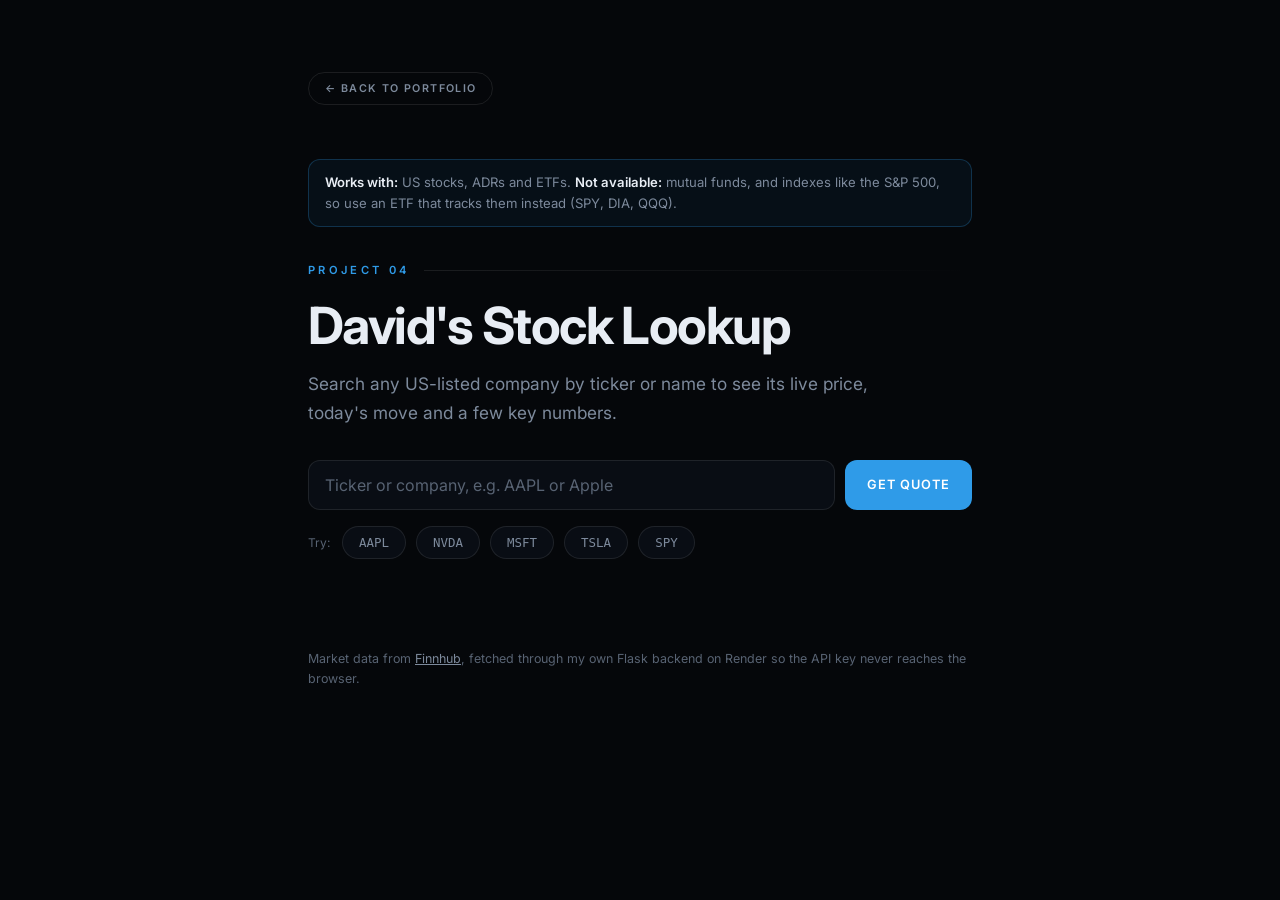
<file: stock-lookup/index.html>
<!DOCTYPE html>
<html lang="en">
<head>
<meta charset="UTF-8">
<meta name="viewport" content="width=device-width, initial-scale=1.0">
<meta name="description" content="Look up live prices and key numbers for US-listed stocks.">
<title>David's Stock Lookup</title>

<!-- Same font as the portfolio -->
<link rel="preconnect" href="https://fonts.googleapis.com">
<link rel="preconnect" href="https://fonts.gstatic.com" crossorigin>
<link href="https://fonts.googleapis.com/css2?family=Inter:wght@300;400;500;600;700;800&display=swap" rel="stylesheet">

<style>
/* Tokens copied from the portfolio's :root so both pages feel like one site */
:root{
  --ink:        #05070a;
  --ink-2:      #090d14;
  --line:       rgba(255,255,255,.09);
  --text:       #e8edf4;
  --muted:      #7d8a9c;
  --muted-dim:  #586373;
  --accent:     #2f9be8;
  --accent-soft:#7cc6f5;
  --up:         #3fcf8e;
  --down:       #f0616d;
  --ease: cubic-bezier(.22,.61,.36,1);
  --mono: ui-monospace, SFMono-Regular, "SF Mono", Menlo, Consolas, monospace;
}

*{ box-sizing:border-box; margin:0; padding:0; }

body{
  font-family:'Inter', -apple-system, BlinkMacSystemFont, 'Segoe UI', sans-serif;
  background:var(--ink);
  color:var(--text);
  -webkit-font-smoothing:antialiased;
  min-height:100vh;
}

main{
  max-width:760px;
  margin:0 auto;
  padding:clamp(40px, 8vh, 88px) clamp(16px, 5vw, 48px) 64px;
}

/* ---- Header ---- */
.back{
  display:inline-flex; align-items:center; gap:8px;
  padding:9px 16px;
  border:1px solid var(--line);
  border-radius:999px;
  color:var(--muted);
  text-decoration:none;
  font-size:.67rem; font-weight:600;
  letter-spacing:.13em; text-transform:uppercase;
  transition:color .28s var(--ease), border-color .28s var(--ease), background .28s var(--ease);
  margin-bottom:clamp(36px, 6vh, 56px);
}
.back:hover{ color:var(--accent-soft); border-color:rgba(47,155,232,.55); background:rgba(47,155,232,.08); }
.back:focus-visible{ outline:2px solid var(--accent); outline-offset:3px; }

.coverage{
  font-size:.82rem; line-height:1.6;
  color:var(--muted);
  padding:12px 16px;
  border:1px solid rgba(47,155,232,.25);
  border-radius:12px;
  background:rgba(47,155,232,.06);
  margin-bottom:36px;
}
.coverage strong{ color:var(--text); font-weight:600; }

/* Stock / ETF label, used in suggestions and on the result card */
.badge{
  font-family:var(--mono); font-size:.62rem; font-weight:600;
  letter-spacing:.08em; text-transform:uppercase;
  padding:3px 8px;
  border-radius:999px;
  border:1px solid var(--line);
  color:var(--muted);
  flex:none;
}
.badge.etf{ color:#f5c26b; border-color:rgba(245,194,107,.35); background:rgba(245,194,107,.08); }
.badge.stock{ color:var(--accent-soft); border-color:rgba(47,155,232,.35); background:rgba(47,155,232,.08); }

.eyebrow{
  display:flex; align-items:center; gap:14px;
  font-size:.7rem; font-weight:600;
  letter-spacing:.3em; text-transform:uppercase;
  color:var(--accent);
  margin-bottom:22px;
}
.eyebrow::after{
  content:''; flex:1; height:1px;
  background:linear-gradient(to right, var(--line), transparent);
}

h1{
  font-size:clamp(2rem, 6vw, 3.2rem);
  font-weight:700; letter-spacing:-.03em;
  line-height:1.05;
  margin-bottom:16px;
}
.intro{
  font-size:clamp(1rem, 1.5vw, 1.08rem);
  line-height:1.7;
  color:var(--muted);
  max-width:56ch;
  margin-bottom:32px;
}

/* ---- Search ---- */
.search-row{ display:flex; gap:10px; }
.combo{ position:relative; flex:1; min-width:0; }

#ticker{
  width:100%;
  font:inherit; font-size:1rem;
  color:var(--text);
  background:var(--ink-2);
  border:1px solid var(--line);
  border-radius:12px;
  padding:14px 16px;
  outline:none;
  transition:border-color .2s var(--ease);
}
#ticker::placeholder{ color:var(--muted-dim); }
#ticker:focus{ border-color:rgba(47,155,232,.6); }

.btn{
  font:inherit; font-size:.8rem; font-weight:600;
  letter-spacing:.08em; text-transform:uppercase;
  color:#fff;
  background:var(--accent);
  border:none;
  border-radius:12px;
  padding:0 22px;
  cursor:pointer;
  white-space:nowrap;
  transition:background .2s var(--ease), opacity .2s var(--ease);
}
.btn:hover{ background:#1f8ad6; }
.btn:focus-visible{ outline:2px solid var(--accent-soft); outline-offset:3px; }
.btn:disabled{ opacity:.5; cursor:default; }

/* Autocomplete dropdown */
#suggestions{
  position:absolute; top:calc(100% + 6px); left:0; right:0;
  z-index:10;
  list-style:none;
  background:var(--ink-2);
  border:1px solid rgba(47,155,232,.35);
  border-radius:12px;
  padding:6px;
  box-shadow:0 18px 40px rgba(0,0,0,.55);
}
#suggestions[hidden]{ display:none; }
#suggestions li{
  display:flex; gap:12px; align-items:baseline;
  padding:10px 12px;
  border-radius:8px;
  font-size:.92rem;
  cursor:pointer;
}
#suggestions li .sym{ font-family:var(--mono); font-weight:600; color:var(--accent-soft); min-width:4.5em; }
#suggestions li .nm{ flex:1; min-width:0; color:var(--muted); overflow:hidden; text-overflow:ellipsis; white-space:nowrap; }
#suggestions li{ align-items:center; }
#suggestions li.active, #suggestions li:hover{ background:rgba(47,155,232,.12); }
#suggestions li.note{ color:var(--muted-dim); cursor:default; background:none; }

/* Quick picks: same look as the portfolio's skill pills */
.picks{ display:flex; flex-wrap:wrap; align-items:center; gap:10px; margin-top:16px; }
.picks span{ font-size:.75rem; color:var(--muted-dim); margin-right:2px; }
.pick{
  font-family:var(--mono); font-size:.78rem;
  color:var(--muted);
  padding:8px 16px;
  border:1px solid var(--line);
  border-radius:999px;
  background:var(--ink-2);
  cursor:pointer;
  transition:color .28s var(--ease), border-color .28s var(--ease),
             background .28s var(--ease), transform .28s var(--ease);
}
.pick:hover{ color:var(--text); border-color:rgba(47,155,232,.5); background:rgba(47,155,232,.08); transform:translateY(-2px); }
.pick:focus-visible{ outline:2px solid var(--accent); outline-offset:3px; }
.pick:disabled{ opacity:.5; cursor:default; transform:none; }

/* ---- Status + result ---- */
#status{ margin-top:28px; min-height:1.5em; color:var(--muted); font-size:.95rem; }
#status.error{ color:var(--down); }

.card{
  margin-top:12px;
  padding:clamp(20px, 3vw, 28px);
  border:1px solid var(--line);
  border-radius:16px;
  background:var(--ink-2);
}
.card[hidden]{ display:none; }

.company{ display:flex; align-items:center; gap:14px; margin-bottom:22px; }
.logo{
  width:48px; height:48px; flex:none;
  border-radius:12px;
  background:#fff;
  object-fit:contain;
  padding:6px;
}
.monogram{
  width:48px; height:48px; flex:none;
  border-radius:12px;
  display:grid; place-items:center;
  background:rgba(47,155,232,.14);
  color:var(--accent-soft);
  font-weight:700; font-size:1.2rem;
}
.company h2{ font-size:1.15rem; font-weight:600; letter-spacing:-.01em; }
.company .sym{ display:flex; align-items:center; gap:8px; font-family:var(--mono); font-size:.8rem; color:var(--muted); margin-top:4px; }

.price{
  font-size:clamp(2.4rem, 8vw, 3.4rem);
  font-weight:700; letter-spacing:-.03em;
  line-height:1;
}
.change{ margin-top:10px; font-weight:600; font-size:1rem; }
.change.up{ color:var(--up); }
.change.down{ color:var(--down); }
.change.flat{ color:var(--muted); }
.as-of{ margin-top:6px; font-size:.78rem; color:var(--muted-dim); }

.stats{
  display:grid;
  grid-template-columns:repeat(auto-fit, minmax(140px, 1fr));
  gap:1px;
  margin-top:26px;
  border:1px solid var(--line);
  border-radius:12px;
  overflow:hidden;
  background:var(--line);
}
.stat{ background:var(--ink-2); padding:14px 16px; }
.stat dt{
  font-size:.66rem; font-weight:600;
  letter-spacing:.14em; text-transform:uppercase;
  color:var(--muted-dim);
  margin-bottom:6px;
}
.stat dd{ font-family:var(--mono); font-size:.95rem; color:var(--text); }

.notes{ list-style:none; margin-top:14px; }
.notes li{ font-size:.8rem; line-height:1.55; color:var(--muted); padding-left:18px; position:relative; }
.notes li::before{ content:"ⓘ"; position:absolute; left:0; color:var(--accent-soft); }

.credit{ margin-top:40px; font-size:.78rem; color:var(--muted-dim); line-height:1.6; }
.credit a{ color:var(--muted); }
.credit a:hover{ color:var(--accent-soft); }

@media (max-width:480px){
  .search-row{ flex-direction:column; }
  .btn{ padding:14px 22px; }
}
</style>
</head>
<body>
<main>
  <a class="back" href="../">&larr; Back to portfolio</a>

  <p class="coverage">
    <strong>Works with:</strong> US stocks, ADRs and ETFs.
    <strong>Not available:</strong> mutual funds, and indexes like the S&amp;P 500, so use an ETF that tracks them instead (SPY, DIA, QQQ).
  </p>

  <div class="eyebrow">Project 04</div>
  <h1>David's Stock Lookup</h1>
  <p class="intro">
    Search any US-listed company by ticker or name to see its live price,
    today's move and a few key numbers.
  </p>

  <form id="quote-form" autocomplete="off">
    <div class="search-row">
      <div class="combo">
        <input id="ticker" type="text" placeholder="Ticker or company, e.g. AAPL or Apple"
               role="combobox" aria-label="Ticker or company name"
               aria-autocomplete="list" aria-expanded="false" aria-controls="suggestions">
        <ul id="suggestions" role="listbox" hidden></ul>
      </div>
      <button id="submit" class="btn" type="submit">Get Quote</button>
    </div>
  </form>

  <div class="picks">
    <span>Try:</span>
    <button class="pick" type="button">AAPL</button>
    <button class="pick" type="button">NVDA</button>
    <button class="pick" type="button">MSFT</button>
    <button class="pick" type="button">TSLA</button>
    <button class="pick" type="button">SPY</button>
  </div>

  <p id="status" role="status" aria-live="polite"></p>

  <section id="card" class="card" hidden>
    <div class="company">
      <div id="logo-slot"></div>
      <div>
        <h2 id="name"></h2>
        <div id="sym" class="sym"></div>
      </div>
    </div>
    <div id="price" class="price"></div>
    <div id="change" class="change"></div>
    <div id="as-of" class="as-of"></div>
    <dl id="stats" class="stats"></dl>
    <ul id="notes" class="notes"></ul>
  </section>

  <p class="credit">
    Market data from <a href="https://finnhub.io" target="_blank" rel="noopener">Finnhub</a>,
    fetched through my own Flask backend on Render so the API key never reaches the browser.
  </p>
</main>

<script>
  const BACKEND_URL = "https://stock-quote-api-t5yy.onrender.com";
  const TIMEOUT_MS = 70000; // Render's free tier can take ~50s to wake up

  const form = document.getElementById("quote-form");
  const input = document.getElementById("ticker");
  const button = document.getElementById("submit");
  const list = document.getElementById("suggestions");
  const statusEl = document.getElementById("status");
  const card = document.getElementById("card");
  const picks = document.querySelectorAll(".pick");

  // ---------- Formatting ----------
  // Up to 4 decimals under $1 so penny stocks don't show as $0.00
  const money = (n) => n == null ? "—" : "$" + n.toLocaleString("en-US",
    { minimumFractionDigits: 2, maximumFractionDigits: Math.abs(n) < 1 ? 4 : 2 });

  // "Fri, Sep 25, 4:00 PM ET": market time, whatever the visitor's time zone
  const marketTime = new Intl.DateTimeFormat("en-US", {
    timeZone: "America/New_York", weekday: "short", month: "short", day: "numeric", hour: "numeric", minute: "2-digit",
  });
  const dayOnly = new Intl.DateTimeFormat("en-US", { timeZone: "UTC", weekday: "short", month: "short", day: "numeric" });
  function asOfText(iso) {
    const date = iso ? new Date(iso) : null;
    if (!date || isNaN(date)) return "Change vs. previous close";
    // Over-the-counter stocks only get a date (midnight UTC), so don't invent a time
    const when = iso.endsWith("T00:00:00Z") ? dayOnly.format(date) : `${marketTime.format(date)} ET`;
    return `As of ${when} · change vs. previous close`;
  }
  const num = (n, digits = 2) => n == null ? "—" : n.toFixed(digits);

  // Market cap, shortened: $4.98T, $972.27B, $513.75K
  const compactMoney = new Intl.NumberFormat("en-US",
    { style: "currency", currency: "USD", notation: "compact", maximumFractionDigits: 2 });
  const bigMoney = (n) => n == null ? "—" : compactMoney.format(n);

  function makeBadge(type) {
    if (type !== "ETF" && type !== "Stock") return null; // unknown: show nothing rather than guess
    const b = document.createElement("span");
    b.className = `badge ${type === "ETF" ? "etf" : "stock"}`;
    b.textContent = type === "ETF" ? "ETF" : "Stock";
    return b;
  }

  function setStatus(text, isError = false) {
    statusEl.textContent = text;
    statusEl.classList.toggle("error", isError);
  }

  // ---------- Quote ----------
  let quoteSeq = 0; // only the most recent request is allowed to update the page

  async function getQuote(ticker) {
    ticker = ticker.trim();
    closeSuggestions();
    if (!ticker) {
      card.hidden = true;
      setStatus("Please enter a ticker symbol.", true);
      return;
    }

    const seq = ++quoteSeq;
    setBusy(true);
    card.hidden = true;
    setStatus("Waking up server… (the first request can take up to a minute)");

    try {
      const response = await fetch(`${BACKEND_URL}/quote`, {
        method: "POST",
        headers: { "Content-Type": "application/json" },
        body: JSON.stringify({ ticker }),
        signal: AbortSignal.timeout(TIMEOUT_MS),
      });

      let data;
      try {
        data = await response.json();
      } catch {
        data = {};
      }
      if (seq !== quoteSeq) return;

      if (!response.ok) {
        setStatus(data.error || `Something went wrong (error ${response.status}). Please try again.`, true);
        return;
      }
      if (typeof data.price !== "number") {
        setStatus("The server sent an unexpected response. Please try again.", true);
        return;
      }

      setStatus("");
      renderCard(data);
    } catch (err) {
      if (seq !== quoteSeq) return;
      setStatus(err.name === "TimeoutError"
        ? "The server took too long to respond. Please try again."
        : "Couldn't reach the server. It may be down or still starting up. Please try again in a moment.", true);
    } finally {
      if (seq === quoteSeq) setBusy(false);
    }
  }

  function setBusy(busy) {
    button.disabled = busy;
    picks.forEach((p) => (p.disabled = busy));
  }

  function renderCard(d) {
    const name = d.name || d.ticker;
    document.getElementById("name").textContent = name;
    const badge = makeBadge(d.type);
    document.getElementById("sym").replaceChildren(d.ticker, ...(badge ? [badge] : []));

    // Logo, or a letter badge if Finnhub has no logo (or it fails to load)
    const slot = document.getElementById("logo-slot");
    const monogram = () => {
      const m = document.createElement("div");
      m.className = "monogram";
      m.textContent = name.charAt(0);
      slot.replaceChildren(m);
    };
    if (d.logo) {
      const img = document.createElement("img");
      img.className = "logo";
      img.alt = `${name} logo`;
      img.src = d.logo;
      img.onerror = monogram;
      slot.replaceChildren(img);
    } else {
      monogram();
    }

    document.getElementById("price").textContent = money(d.price);

    const changeEl = document.getElementById("change");
    const dir = d.change > 0 ? "up" : d.change < 0 ? "down" : "flat";
    const arrow = { up: "▲", down: "▼", flat: "■" }[dir];
    const sign = { up: "+", down: "−", flat: "" }[dir];
    changeEl.className = `change ${dir}`;
    const pct = d.change_percent == null ? "" : ` (${sign}${num(Math.abs(d.change_percent))}%)`;
    changeEl.textContent = d.change == null
      ? "No change data"
      : `${arrow} ${sign}${money(Math.abs(d.change))}${pct}`;
    document.getElementById("as-of").textContent = asOfText(d.as_of);

    const stats = [
      ["Open", money(d.open)],
      ["Day High", money(d.high)],
      ["Day Low", money(d.low)],
      ["Prev Close", money(d.previous_close)],
      ["52W High", money(d.week_52_high)],
      ["52W Low", money(d.week_52_low)],
      ["P/E (TTM)", num(d.pe_ratio, 1)],
      ["Market Cap", bigMoney(d.market_cap)],
    ];
    const grid = document.getElementById("stats");
    grid.replaceChildren(...stats.map(([label, value]) => {
      const cell = document.createElement("div");
      cell.className = "stat";
      const dt = document.createElement("dt");
      dt.textContent = label;
      const dd = document.createElement("dd");
      dd.textContent = value;
      cell.append(dt, dd);
      return cell;
    }));

    document.getElementById("notes").replaceChildren(...(d.notes || []).map((text) => {
      const li = document.createElement("li");
      li.textContent = text;
      return li;
    }));

    card.hidden = false;
  }

  // ---------- Autocomplete ----------
  let debounceTimer;
  let latestQuery = "";
  let activeIndex = -1;
  let matches = [];

  input.addEventListener("input", () => {
    clearTimeout(debounceTimer);
    const text = input.value.trim();
    if (!text) {
      closeSuggestions();
      return;
    }
    // Wait until the user pauses typing so we don't call the API on every keystroke
    debounceTimer = setTimeout(() => searchCompanies(text), 300);
  });

  async function searchCompanies(text) {
    latestQuery = text;
    showNote("Searching…");
    try {
      const response = await fetch(`${BACKEND_URL}/search?q=${encodeURIComponent(text)}`,
                                   { signal: AbortSignal.timeout(TIMEOUT_MS) });
      const data = await response.json();
      if (text !== latestQuery) return; // a newer search has started; ignore this one
      if (!response.ok || !Array.isArray(data)) {
        showNote((data && data.error) || "Suggestions unavailable right now.");
        return;
      }
      showSuggestions(data);
    } catch {
      if (text === latestQuery) showNote("Suggestions unavailable right now.");
    }
  }

  function showSuggestions(results) {
    matches = results;
    activeIndex = -1;
    if (!results.length) {
      showNote("No matches. Try the ticker instead, e.g. TM for Toyota.");
      return;
    }
    list.replaceChildren(...results.map((r, i) => {
      const li = document.createElement("li");
      li.id = `opt-${i}`;
      li.setAttribute("role", "option");
      const sym = document.createElement("span");
      sym.className = "sym";
      sym.textContent = r.symbol;
      const nm = document.createElement("span");
      nm.className = "nm";
      nm.textContent = r.name;
      li.append(sym, nm);
      const badge = makeBadge(r.type);
      if (badge) li.append(badge);
      // mousedown (not click) so it fires before the input loses focus
      li.addEventListener("mousedown", (e) => {
        e.preventDefault();
        choose(i);
      });
      return li;
    }));
    openList();
  }

  function showNote(text) {
    matches = [];
    activeIndex = -1;
    const li = document.createElement("li");
    li.className = "note";
    li.textContent = text;
    list.replaceChildren(li);
    openList();
  }

  function openList() {
    list.hidden = false;
    input.setAttribute("aria-expanded", "true");
    input.removeAttribute("aria-activedescendant");
  }

  function closeSuggestions() {
    clearTimeout(debounceTimer);
    latestQuery = "";
    matches = [];
    activeIndex = -1;
    list.hidden = true;
    input.setAttribute("aria-expanded", "false");
    input.removeAttribute("aria-activedescendant");
  }

  function highlight(index) {
    activeIndex = index;
    [...list.children].forEach((li, i) => {
      li.classList.toggle("active", i === index);
      li.setAttribute("aria-selected", i === index ? "true" : "false");
    });
    input.setAttribute("aria-activedescendant", `opt-${index}`);
  }

  function choose(index) {
    input.value = matches[index].symbol;
    getQuote(input.value);
  }

  input.addEventListener("keydown", (e) => {
    if (list.hidden) return;
    if (e.key === "ArrowDown" && matches.length) {
      e.preventDefault();
      highlight((activeIndex + 1) % matches.length);
    } else if (e.key === "ArrowUp" && matches.length) {
      e.preventDefault();
      highlight((activeIndex - 1 + matches.length) % matches.length);
    } else if (e.key === "Enter" && activeIndex >= 0) {
      e.preventDefault();
      choose(activeIndex);
    } else if (e.key === "Escape") {
      closeSuggestions();
    }
  });

  input.addEventListener("blur", closeSuggestions);

  // ---------- Buttons ----------
  form.addEventListener("submit", (e) => {
    e.preventDefault();
    getQuote(input.value);
  });

  picks.forEach((p) => p.addEventListener("click", () => {
    input.value = p.textContent;
    getQuote(p.textContent);
  }));
</script>
</body>
</html>
</file>
